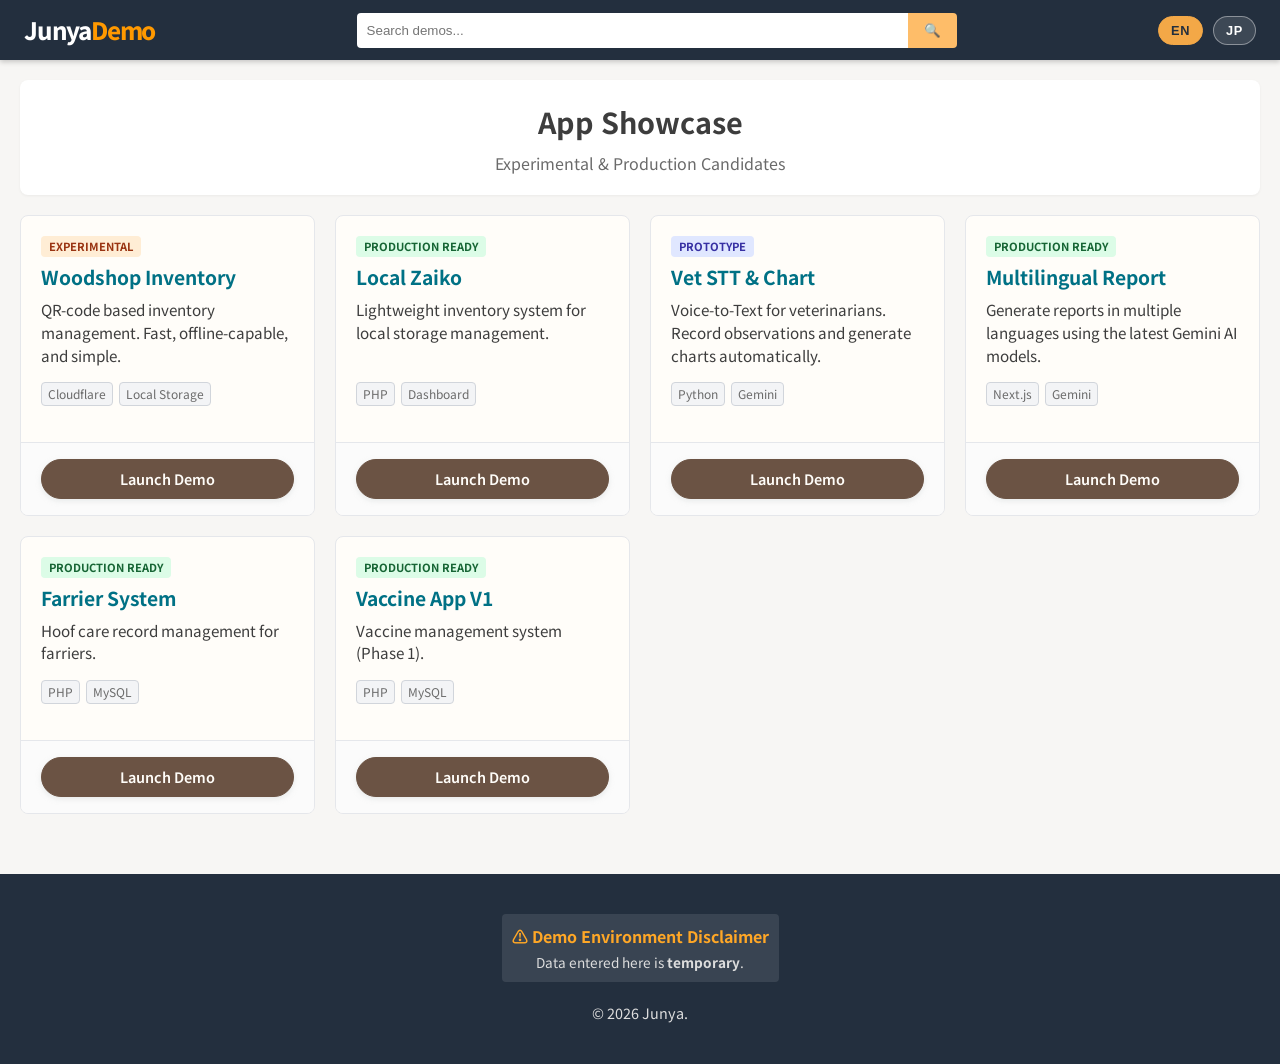
<file: index.html>
<!DOCTYPE html>
<html lang="en">

<head>
    <meta charset="UTF-8">
    <meta name="viewport" content="width=device-width, initial-scale=1.0">
    <title>Junya's Demo Hub</title>
    <link rel="preconnect" href="https://fonts.googleapis.com">
    <link rel="preconnect" href="https://fonts.gstatic.com" crossorigin>
    <link
        href="https://fonts.googleapis.com/css2?family=Inter:wght@300;400;600;800&family=Noto+Sans+JP:wght@400;500;700&display=swap"
        rel="stylesheet">
    <link rel="stylesheet" href="style.css">
    <meta name="description" content="A central hub for Hamagiku's experimental demo applications.">
</head>

<body>
    <header class="hub-header">
        <div class="header-left">
            <div class="logo">Junya<span>Demo</span></div>
        </div>

        <div class="search-bar">
            <input type="text" class="search-input" placeholder="Search demos...">
            <button class="search-btn">🔍</button>
        </div>

        <div class="header-right">
            <div class="lang-switch">
                <button class="lang-btn active" onclick="setLang('en')">EN</button>
                <button class="lang-btn" onclick="setLang('jp')">JP</button>
            </div>
        </div>
    </header>

    <div class="container">
        <div class="hero-banner">
            <h1 data-i18n="title">App Showcase</h1>
            <p data-i18n="subtitle">Experimental & Production Candidates</p>
        </div>

        <main class="grid">
            <!-- App 2: Woodshop Inventory -->
            <article class="card">
                <div class="card-content">
                    <div class="card-status status-exp" data-i18n="statusExp">Experimental</div>
                    <h2 data-i18n="app2Title">Woodshop Inventory</h2>
                    <p data-i18n="app2Desc">QR-code based inventory management. Fast, offline-capable, and simple.</p>
                    <div class="tags"><span>Cloudflare</span><span>Local Storage</span></div>
                </div>
                <div class="card-action">
                    <a href="https://woodshop-web-demo-585494330212.asia-northeast1.run.app" class="btn" target="_blank" data-i18n="btnLaunch">Launch Demo</a>
                </div>
            </article>

            <!-- App 6: Local Zaiko -->
            <article class="card">
                <div class="card-content">
                    <div class="card-status status-prod" data-i18n="statusProd">Production Ready</div>
                    <h2 data-i18n="app6Title">Local Zaiko</h2>
                    <p data-i18n="app6Desc">Lightweight inventory system for local storage management.</p>
                    <div class="tags"><span>PHP</span><span>Dashboard</span></div>
                </div>
                <div class="card-action">
                    <a href="https://local-zaiko-585494330212.asia-northeast1.run.app" class="btn" target="_blank" data-i18n="btnLaunch">Launch Demo</a>
                </div>
            </article>

            <!-- App 3: Vet STT -->
            <article class="card">
                <div class="card-content">
                    <div class="card-status status-proto" data-i18n="statusProto">Prototype</div>
                    <h2 data-i18n="app3Title">Vet STT & Chart</h2>
                    <p data-i18n="app3Desc">Voice-to-Text for veterinarians. Record observations and generate charts
                        automatically.</p>
                    <div class="tags"><span>Python</span><span>Gemini</span></div>
                </div>
                <div class="card-action">
                    <a href="https://ai-vet-frontend-demo-585494330212.asia-northeast1.run.app" class="btn" target="_blank" data-i18n="btnLaunch">Launch Demo</a>
                </div>
            </article>

            <!-- App 4: Multilingual Report -->
            <article class="card">
                <div class="card-content">
                    <div class="card-status status-prod" data-i18n="statusProd">Production Ready</div>
                    <h2 data-i18n="app4Title">Multilingual Report</h2>
                    <p data-i18n="app4Desc">Generate reports in multiple languages using the latest Gemini AI models.
                    </p>
                    <div class="tags"><span>Next.js</span><span>Gemini</span></div>
                </div>
                <div class="card-action">
                    <a href="https://multilingual-report-frontend-demo-585494330212.asia-northeast1.run.app/dashboard" class="btn" target="_blank" data-i18n="btnLaunch">Launch
                        Demo</a>
                </div>
            </article>

            <!-- App 5: Farrier System -->
            <article class="card">
                <div class="card-content">
                    <div class="card-status status-prod" data-i18n="statusProd">Production Ready</div>
                    <h2 data-i18n="app5Title">Farrier System</h2>
                    <p data-i18n="app5Desc">Hoof care record management for farriers.</p>
                    <div class="tags"><span>PHP</span><span>MySQL</span></div>
                </div>
                <div class="card-action">
                    <a href="https://farrier-system-585494330212.asia-northeast1.run.app" class="btn" target="_blank" data-i18n="btnLaunch">Launch Demo</a>
                </div>
            </article>

            <!-- App 7: Vaccine V1 -->
            <article class="card">
                <div class="card-content">
                    <div class="card-status status-prod" data-i18n="statusProd">Production Ready</div>
                    <h2 data-i18n="app7Title">Vaccine App V1</h2>
                    <p data-i18n="app7Desc">Vaccine management system (Phase 1).</p>
                    <div class="tags"><span>PHP</span><span>MySQL</span></div>
                </div>
                <div class="card-action">
                    <a href="https://vaccine-app-v1-585494330212.asia-northeast1.run.app" class="btn" target="_blank" data-i18n="btnLaunch">Launch Demo</a>
                </div>
            </article>
        </main>
    </div>

    <footer class="hub-footer">
        <div class="disclaimer">
            <h3 data-i18n="disclaimerTitle">⚠️ Demo Environment Disclaimer</h3>
            <p data-i18n="disclaimerText">Data entered here is <strong>temporary</strong>.</p>
        </div>
        <p class="copyright">&copy; 2026 Junya.</p>
    </footer>

    <script>
        const translations = {
            en: {
                title: "Junya Demo Hub",
                subtitle: "Central access for Junya's active prototypes.",
                statusProd: "Production Ready",
                statusProto: "Prototype",
                statusExp: "Experimental",
                btnLaunch: "Launch Demo",

                app2Title: "Woodshop Inventory",
                app2Desc: "QR-code based inventory management. Fast, offline-capable, and simple.",

                app6Title: "Local Zaiko",
                app6Desc: "Lightweight inventory system with Dashboard and Alerting.",

                app3Title: "Vet STT & Chart",
                app3Desc: "Voice-to-Text for veterinarians. Real-time summarization with Gemini API.",

                app4Title: "Multilingual Report",
                app4Desc: "Generate reports in multiple languages using the latest Gemini AI models.",

                app5Title: "Farrier System",
                app5Desc: "Hoof care record management for farriers.",

                app7Title: "Vaccine App V1",
                app7Desc: "Vaccine management system (Phase 1).",

                disclaimerTitle: "⚠️ Demo Environment Disclaimer",
                disclaimerText: "Data entered here is <strong>temporary</strong> and may be reset."
            },
            jp: {
                title: "Junya デモ・ハブ",
                subtitle: "Junyaの現在稼働中のプロトタイプへのアクセス。",
                statusProd: "本番稼働中",
                statusProto: "プロトタイプ",
                statusExp: "実験的機能",
                btnLaunch: "デモを起動",

                app2Title: "Woodshop Inventory",
                app2Desc: "QRコードを活用した在庫管理。高速かつオフライン対応でシンプル。",

                app6Title: "ローカル在庫 (Local Zaiko)",
                app6Desc: "ダッシュボードとアラート機能を備えた、軽量な在庫管理システム。",

                app3Title: "獣医音声カルテ (Vet STT)",
                app3Desc: "獣医師向け音声入力ツール。Gemini APIによるリアルタイム要約とカルテ作成。",

                app4Title: "多言語レポート作成",
                app4Desc: "最新のGeminiモデルを使用して、多言語でレポートを生成します。",

                app5Title: "装蹄師システム",
                app5Desc: "装蹄記録と顧客管理のシステム。",

                app7Title: "ワクチン管理 V1",
                app7Desc: "ワクチン管理システム（Phase 1）。",

                disclaimerTitle: "⚠️ デモ環境に関するご注意",
                disclaimerText: "入力されたデータは<strong>一時的なもの</strong>であり、リセットされる可能性があります。"
            }
        };

        function setLang(lang) {
            document.querySelectorAll('.lang-btn').forEach(b => {
                b.classList.toggle('active', b.textContent.toLowerCase() === lang || (lang === 'jp' && b.textContent === 'JP'));
            });

            const t = translations[lang];
            document.querySelectorAll('[data-i18n]').forEach(el => {
                const key = el.getAttribute('data-i18n');
                if (t[key]) {
                    el.innerHTML = t[key];
                }
            });

            document.documentElement.lang = lang;
        }
    </script>
</body>

</html>
</file>
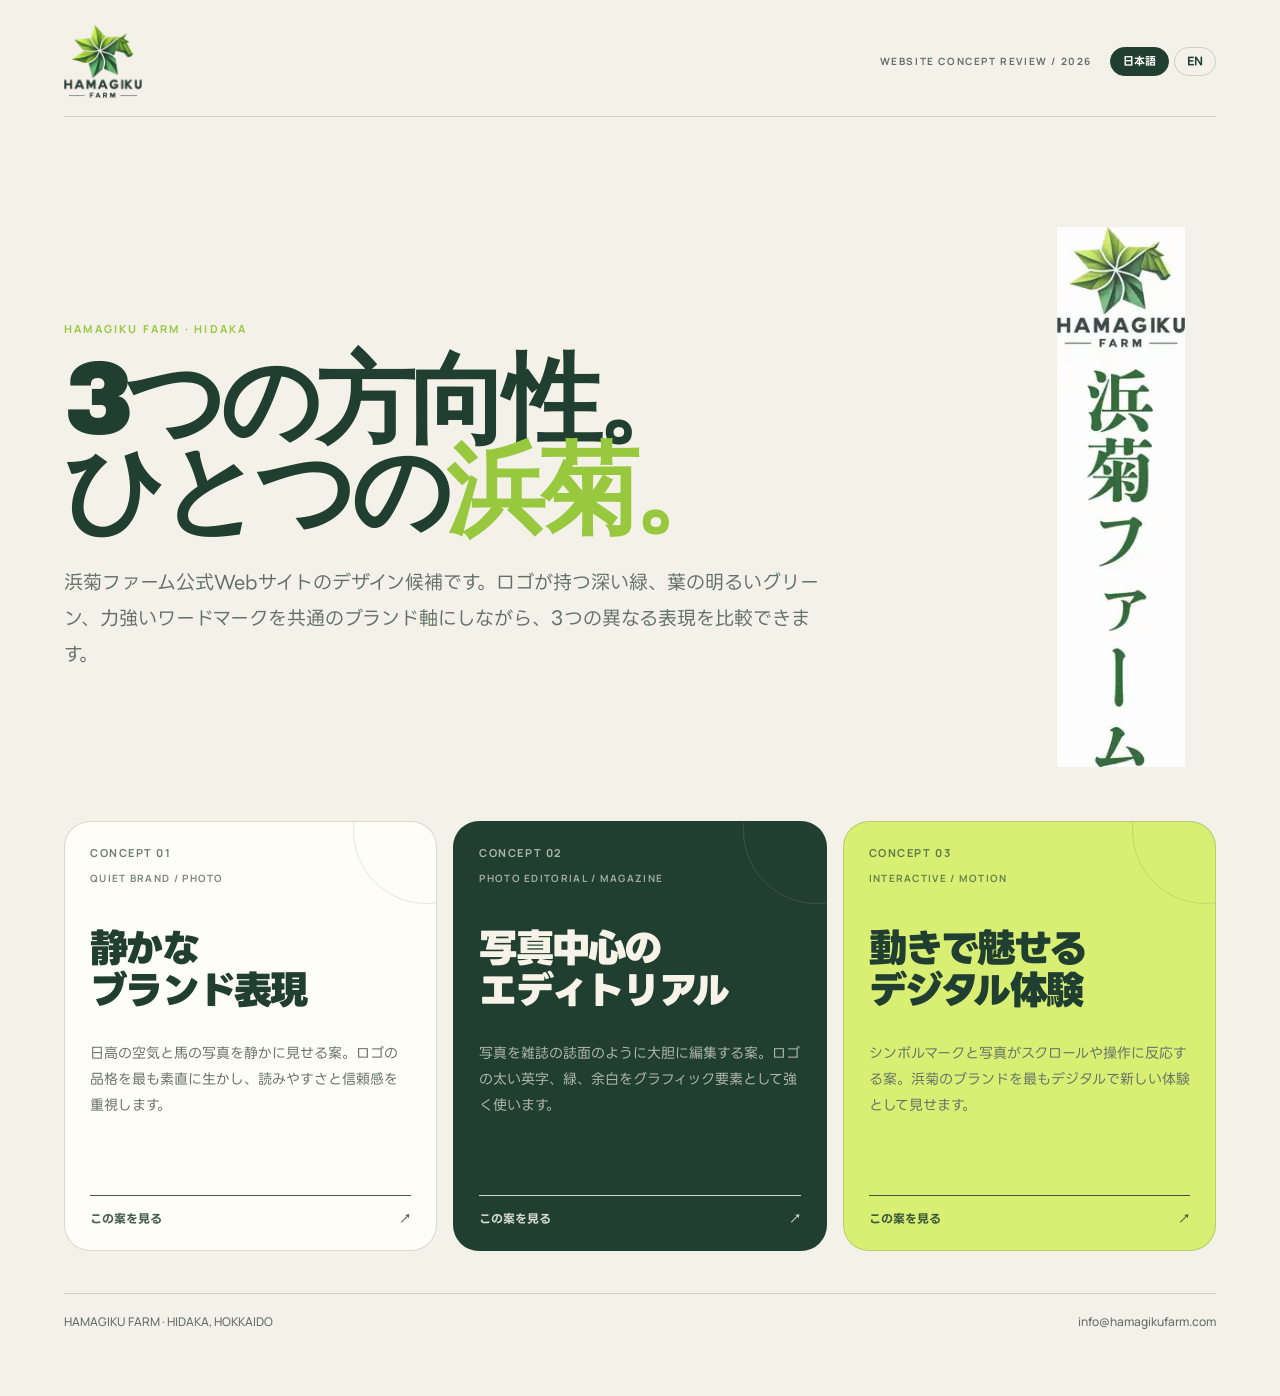
<file: hamagiku-demo/index.html>
<!doctype html>
<html lang="ja">
<head>
<meta charset="utf-8">
<meta name="viewport" content="width=device-width,initial-scale=1,viewport-fit=cover">
<title>浜菊ファーム — Website Concepts</title>
<link rel="icon" href="assets/hamagiku-symbol.webp?v=4">
<meta name="robots" content="noindex,nofollow">
<link rel="preconnect" href="https://fonts.googleapis.com"><link rel="preconnect" href="https://fonts.gstatic.com" crossorigin>
<link href="https://fonts.googleapis.com/css2?family=Archivo+Black&family=LINE+Seed+JP:wght@400;700;800&family=Manrope:wght@400;500;600;700&display=swap" rel="stylesheet">
<style>
:root{--forest:#203f30;--leaf:#97c83d;--lime:#d8ef74;--cream:#f4f1e8;--paper:#fffdf7;--line:rgba(32,63,48,.18);--muted:#647167;--display:"Archivo Black",sans-serif;--jp:"LINE Seed JP","Yu Gothic",sans-serif;--body:"Manrope",var(--jp)}
*{box-sizing:border-box}html,body{margin:0;background:var(--cream);color:var(--forest)}body{min-height:100vh;font-family:var(--jp);font-feature-settings:"palt" 1}.wrap{max-width:1340px;margin:auto;padding:24px clamp(18px,5vw,70px) 64px}.top{display:flex;justify-content:space-between;gap:20px;align-items:center;border-bottom:1px solid var(--line);padding-bottom:18px}.brand-logo{width:118px;height:74px;object-fit:contain;object-position:left center}.top-right{display:flex;align-items:center;gap:18px}.tag{font:700 10px/1.3 var(--body);letter-spacing:.16em;color:var(--muted)}.lang{display:flex;gap:5px}.lang a{border:1px solid var(--line);color:var(--forest);border-radius:999px;padding:8px 12px;font:700 11px/1 var(--jp);text-decoration:none}.lang a.on{background:var(--forest);color:#fff;border-color:var(--forest)}.hero{position:relative;display:grid;grid-template-columns:minmax(0,1fr) 190px;gap:clamp(28px,6vw,90px);align-items:center;padding:clamp(54px,9vw,110px) 0 54px;overflow:hidden}.eyebrow{font:700 11px/1.4 var(--body);letter-spacing:.2em;color:var(--leaf);margin-bottom:20px}.hero h1{font-family:var(--display);font-size:clamp(48px,7.7vw,106px);line-height:.91;letter-spacing:-.055em;margin:0;max-width:980px;color:var(--forest)}.hero h1 em{font-style:normal;color:var(--leaf)}.lead{max-width:760px;font-size:clamp(15px,1.7vw,19px);line-height:1.9;color:var(--muted);margin:28px 0 0}.jp-mark{height:min(52vw,540px);width:100%;object-fit:contain;opacity:.92;filter:saturate(.85)}.grid{display:grid;grid-template-columns:repeat(3,1fr);gap:16px}.card{display:flex;flex-direction:column;min-height:430px;border:1px solid var(--line);border-radius:26px;padding:25px;text-decoration:none;color:inherit;position:relative;overflow:hidden;transition:transform .25s ease,box-shadow .25s ease}.card:before{content:"";position:absolute;width:145px;height:145px;border:1px solid currentColor;border-radius:50%;right:-64px;top:-65px;opacity:.12}.card:hover{transform:translateY(-6px);box-shadow:0 22px 48px rgba(32,63,48,.13)}.num{font:700 11px/1 var(--body);letter-spacing:.14em;opacity:.66}.type{margin-top:14px;font:700 10px/1.2 var(--body);letter-spacing:.13em;opacity:.6}.card h2{font-family:var(--jp);font-weight:800;font-size:clamp(29px,3vw,44px);line-height:1.1;letter-spacing:-.045em;margin:42px 0 16px}.card p{line-height:1.85;color:var(--muted);font-size:14px;max-width:32em}.open{margin-top:auto;border-top:1px solid currentColor;padding-top:17px;display:flex;justify-content:space-between;font:700 12px/1 var(--jp);opacity:.85}.a{background:var(--paper)}.b{background:var(--forest);color:#f7f3e9}.b p{color:rgba(247,243,233,.68)}.c{background:var(--lime)}.foot{margin-top:42px;padding-top:18px;border-top:1px solid var(--line);font:500 12px/1.7 var(--body);color:var(--muted);display:flex;justify-content:space-between;gap:20px;flex-wrap:wrap}
@media(max-width:800px){.wrap{padding-top:18px}.top{align-items:flex-start}.brand-logo{width:94px;height:62px}.top-right{align-items:flex-end;flex-direction:column;gap:9px}.tag{display:none}.hero{grid-template-columns:1fr;padding-top:52px}.jp-mark{display:none}.hero h1{font-size:clamp(45px,14vw,73px);line-height:.96}.grid{grid-template-columns:1fr}.card{min-height:325px}}
</style></head>
<body><main class="wrap">
<div class="top"><img class="brand-logo" src="assets/hamagiku-logo.svg?v=4" alt="Hamagiku Farm"><div class="top-right"><div class="tag">WEBSITE CONCEPT REVIEW / 2026</div><div class="lang"><a class="on" href="index.html">日本語</a><a href="index-en.html">EN</a></div></div></div>
<section class="hero"><div><div class="eyebrow">HAMAGIKU FARM · HIDAKA</div><h1>3つの方向性。<br>ひとつの<em>浜菊。</em></h1><p class="lead">浜菊ファーム公式Webサイトのデザイン候補です。ロゴが持つ深い緑、葉の明るいグリーン、力強いワードマークを共通のブランド軸にしながら、3つの異なる表現を比較できます。</p></div><img class="jp-mark" src="assets/hamagiku-jp-v2.svg?v=1" alt="浜菊ファーム"></section>
<section class="grid">
<a class="card a" href="concept-a/index.html?lang=ja"><span class="num">CONCEPT 01</span><span class="type">QUIET BRAND / PHOTO</span><h2>静かな<br>ブランド表現</h2><p>日高の空気と馬の写真を静かに見せる案。ロゴの品格を最も素直に生かし、読みやすさと信頼感を重視します。</p><div class="open"><span>この案を見る</span><span>↗</span></div></a>
<a class="card b" href="concept-b/index.html?lang=ja"><span class="num">CONCEPT 02</span><span class="type">PHOTO EDITORIAL / MAGAZINE</span><h2>写真中心の<br>エディトリアル</h2><p>写真を雑誌の誌面のように大胆に編集する案。ロゴの太い英字、緑、余白をグラフィック要素として強く使います。</p><div class="open"><span>この案を見る</span><span>↗</span></div></a>
<a class="card c" href="concept-c/index.html?lang=ja"><span class="num">CONCEPT 03</span><span class="type">INTERACTIVE / MOTION</span><h2>動きで魅せる<br>デジタル体験</h2><p>シンボルマークと写真がスクロールや操作に反応する案。浜菊のブランドを最もデジタルで新しい体験として見せます。</p><div class="open"><span>この案を見る</span><span>↗</span></div></a>
</section>
<div class="foot"><span>HAMAGIKU FARM · HIDAKA, HOKKAIDO</span><span>info@hamagikufarm.com</span></div>
</main><script>document.querySelectorAll('img').forEach(img=>img.addEventListener('error',()=>{if(img.dataset.fb)return;img.dataset.fb='1';img.src='assets/hamagiku-symbol.webp?v=4';img.style.objectFit='contain';img.style.background='#fffdf7';img.style.padding='8px'}));</script></body></html>
</file>
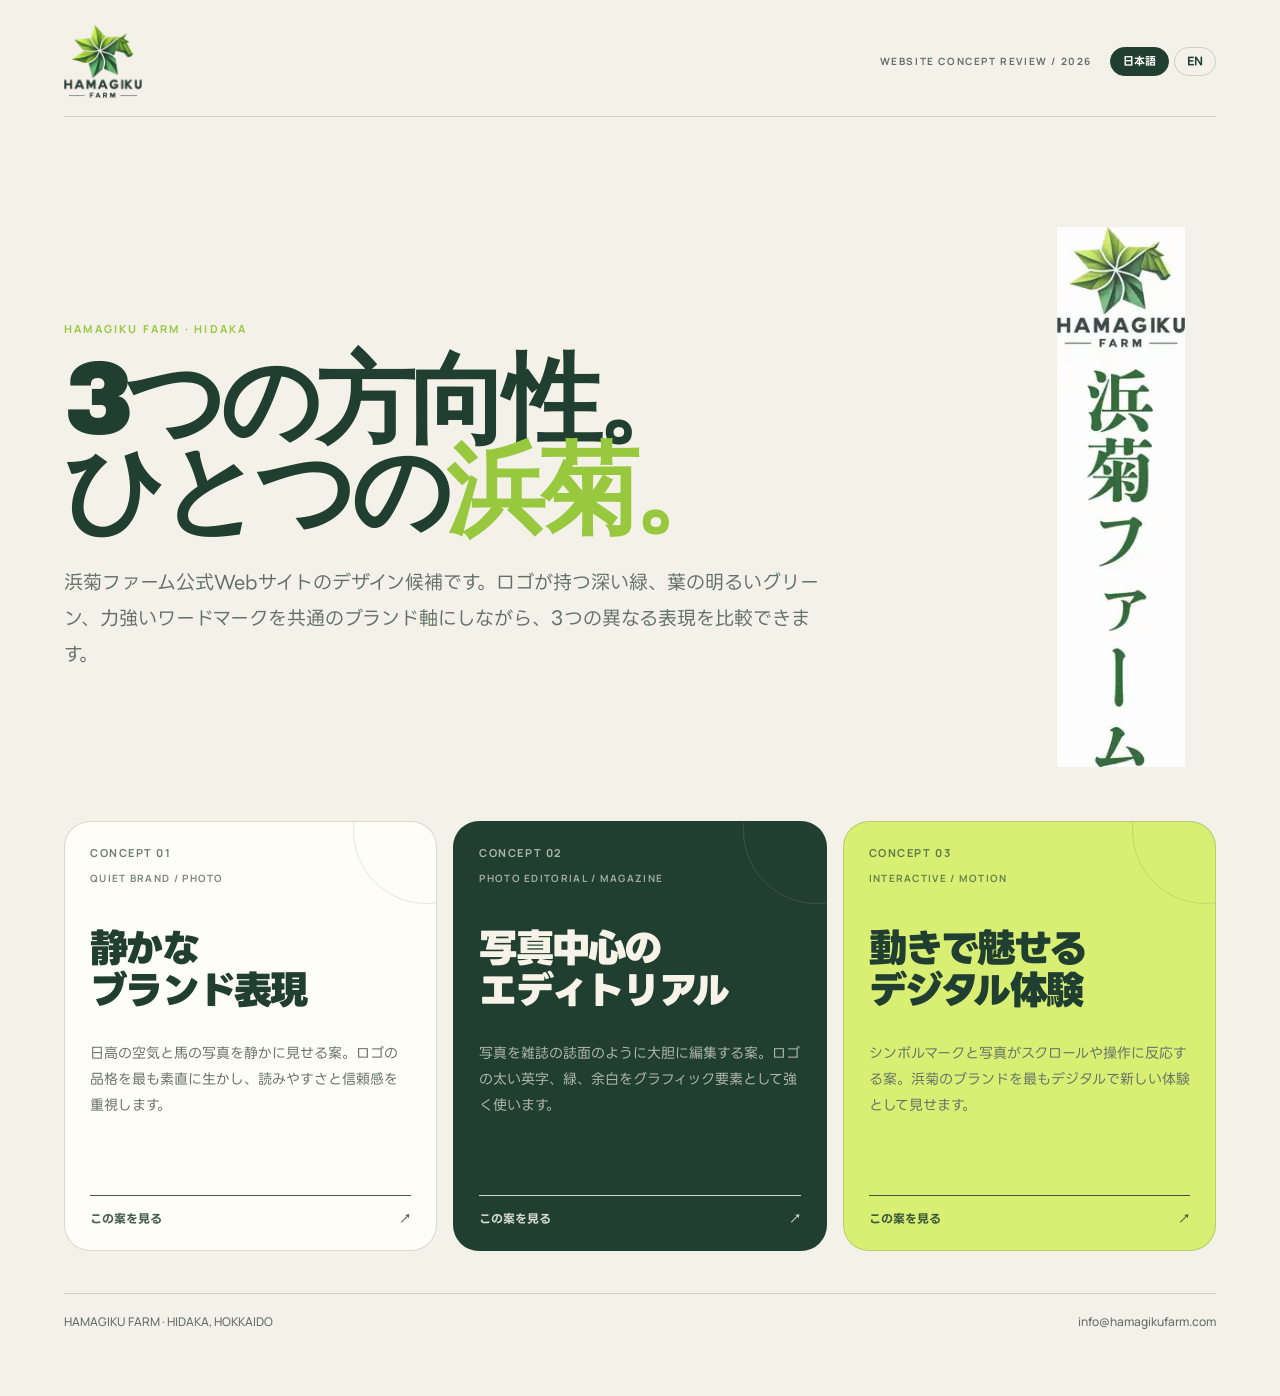
<file: hamagiku-showcase/index.html>
<!doctype html><html lang="ja"><head><meta charset="utf-8"><meta name="viewport" content="width=device-width,initial-scale=1"><meta http-equiv="refresh" content="0; url=../hamagiku-demo/"><link rel="canonical" href="../hamagiku-demo/"><meta name="robots" content="noindex,nofollow"><title>Hamagiku Farm</title><style>body{margin:0;min-height:100vh;display:grid;place-items:center;background:#203f30;color:#f4f1e8;font-family:system-ui,sans-serif}a{color:#d8ef74}</style></head><body><p>最新のHamagiku Farmデモへ移動します。<br><a href="../hamagiku-demo/">移動しない場合はこちら</a></p><script>location.replace('../hamagiku-demo/');</script></body></html>
</file>
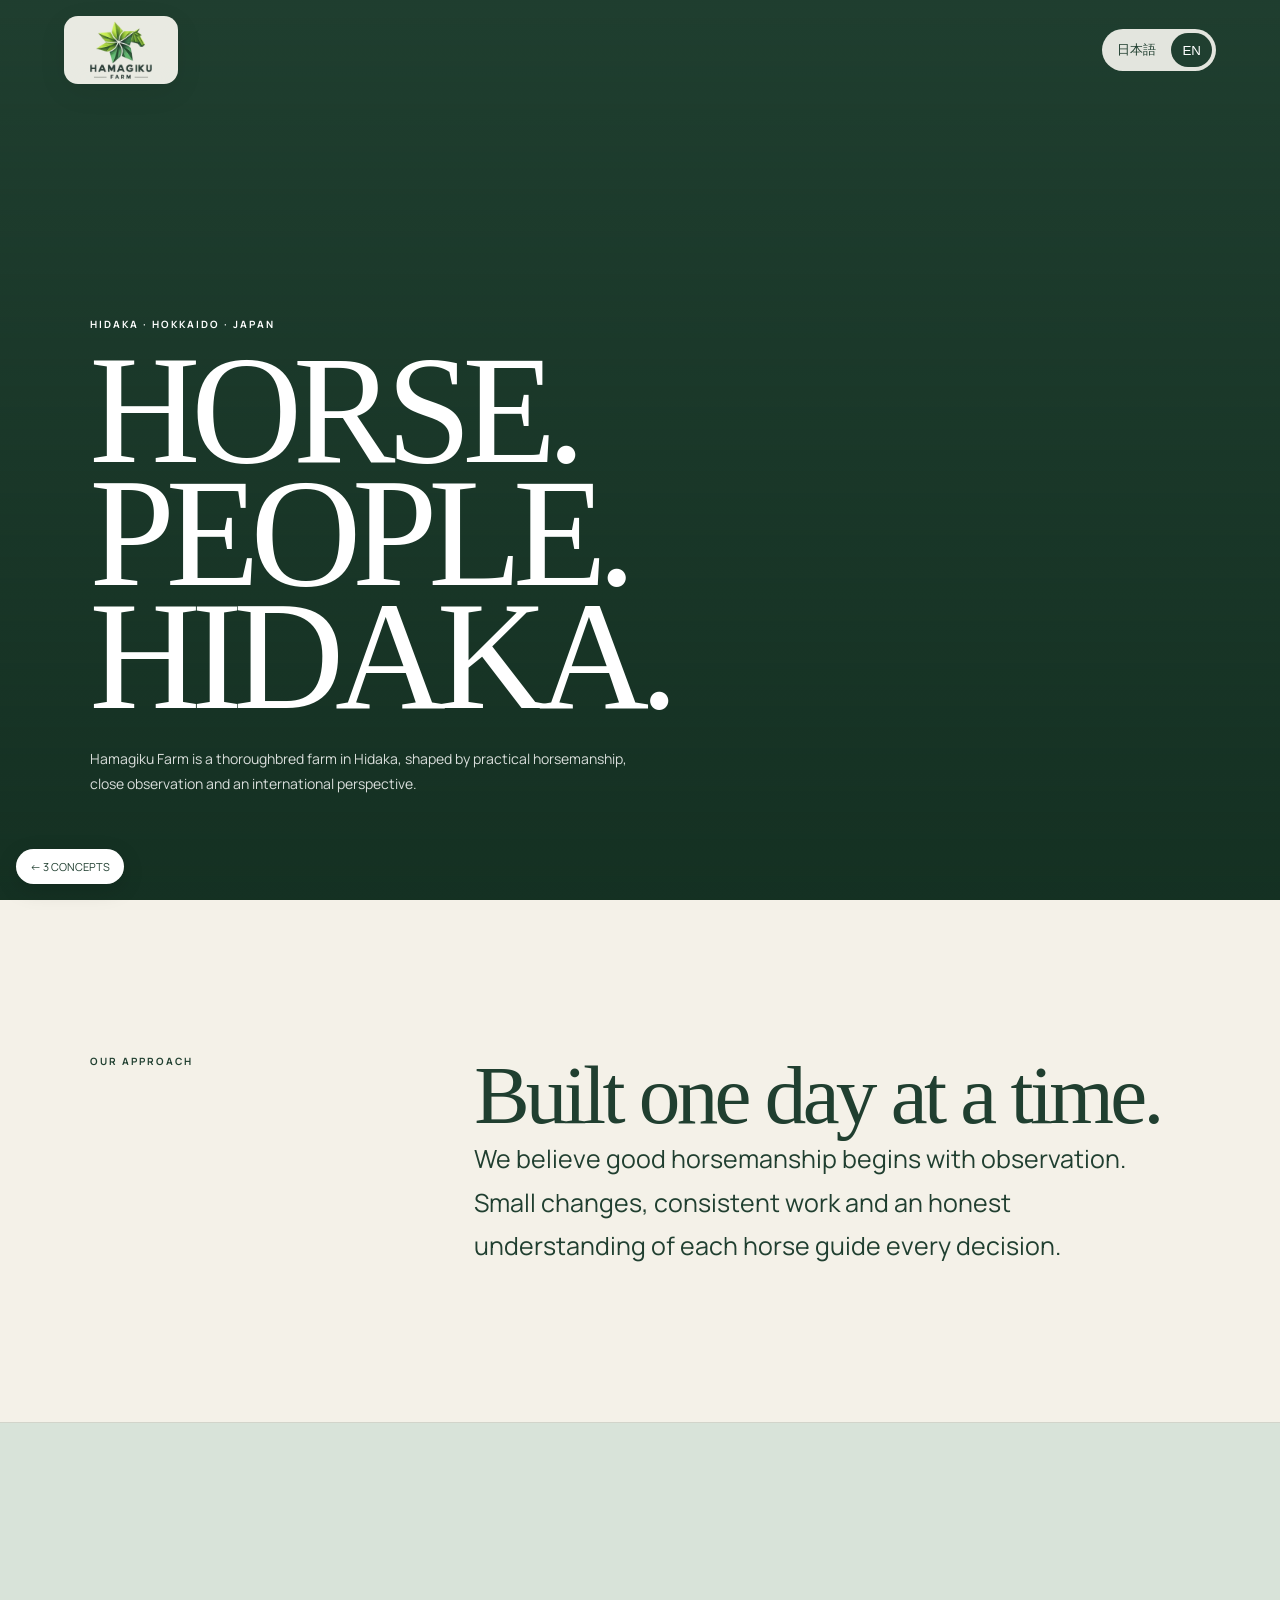
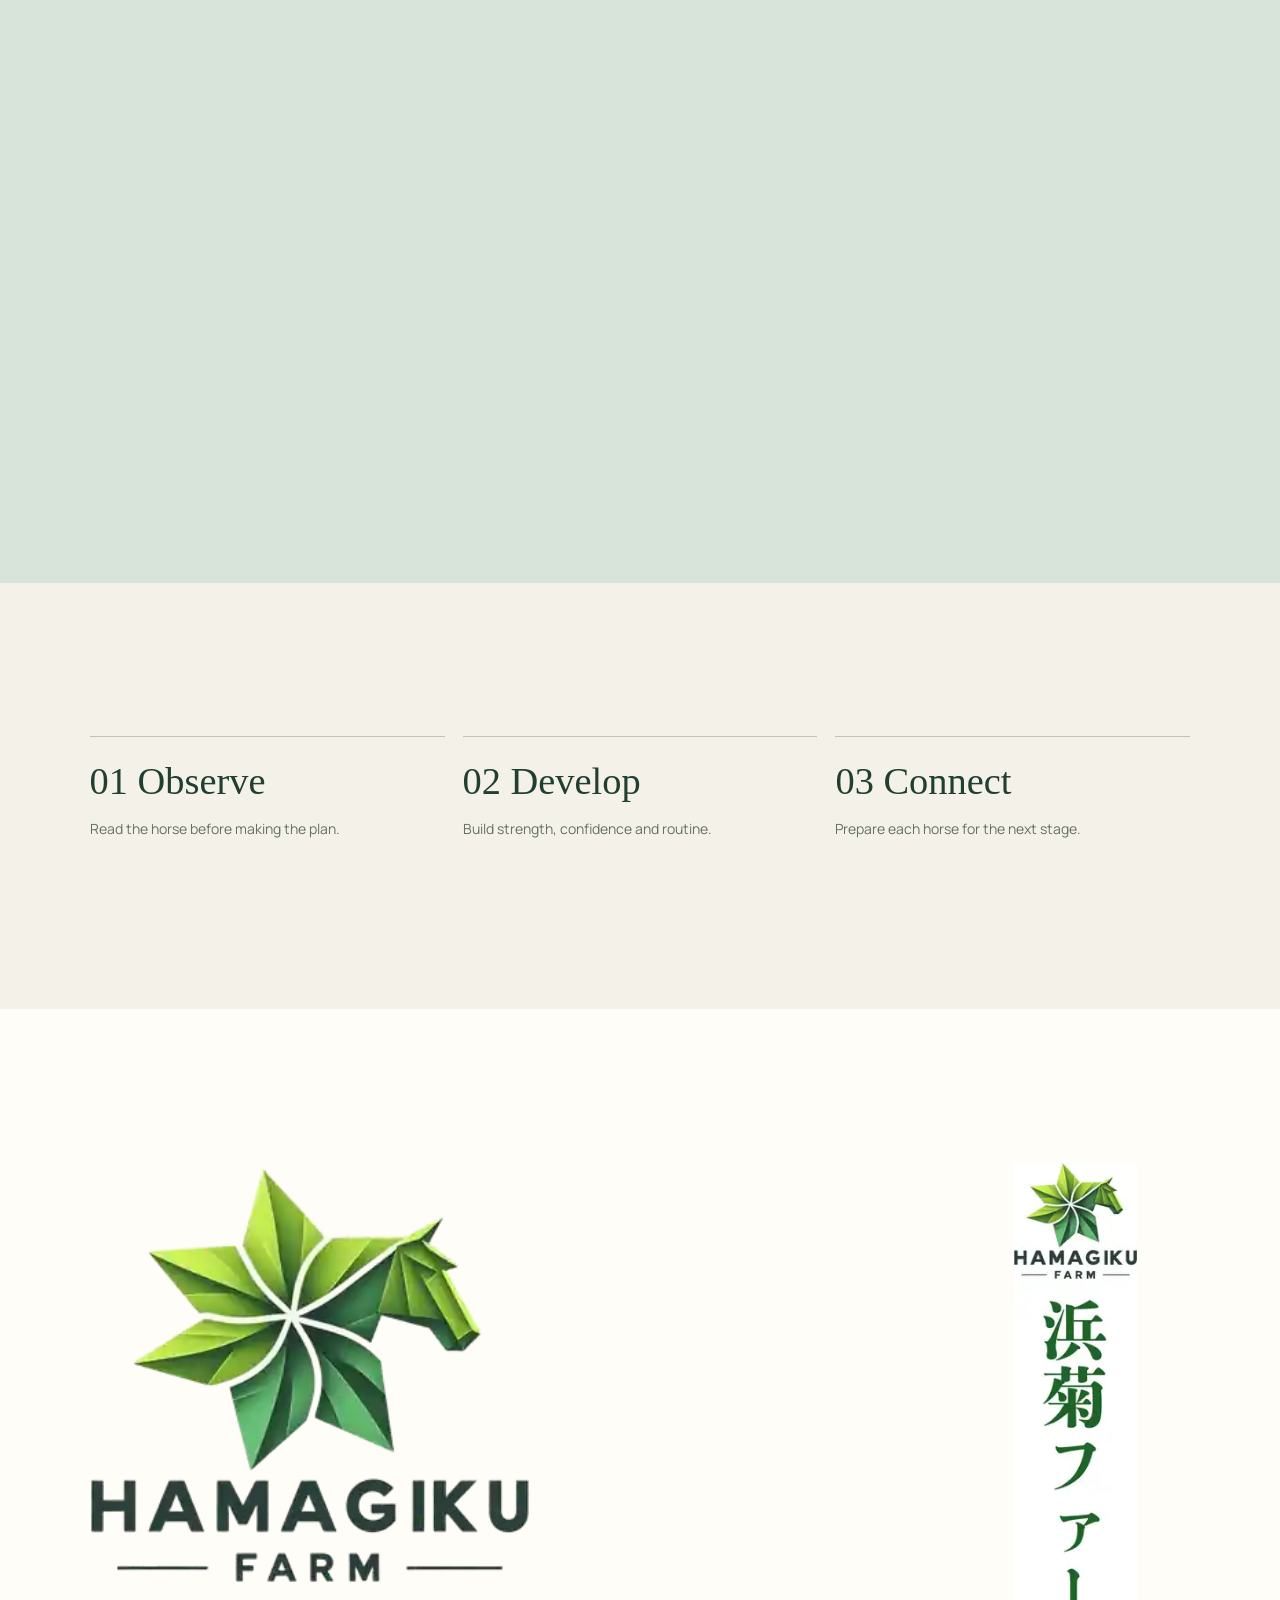
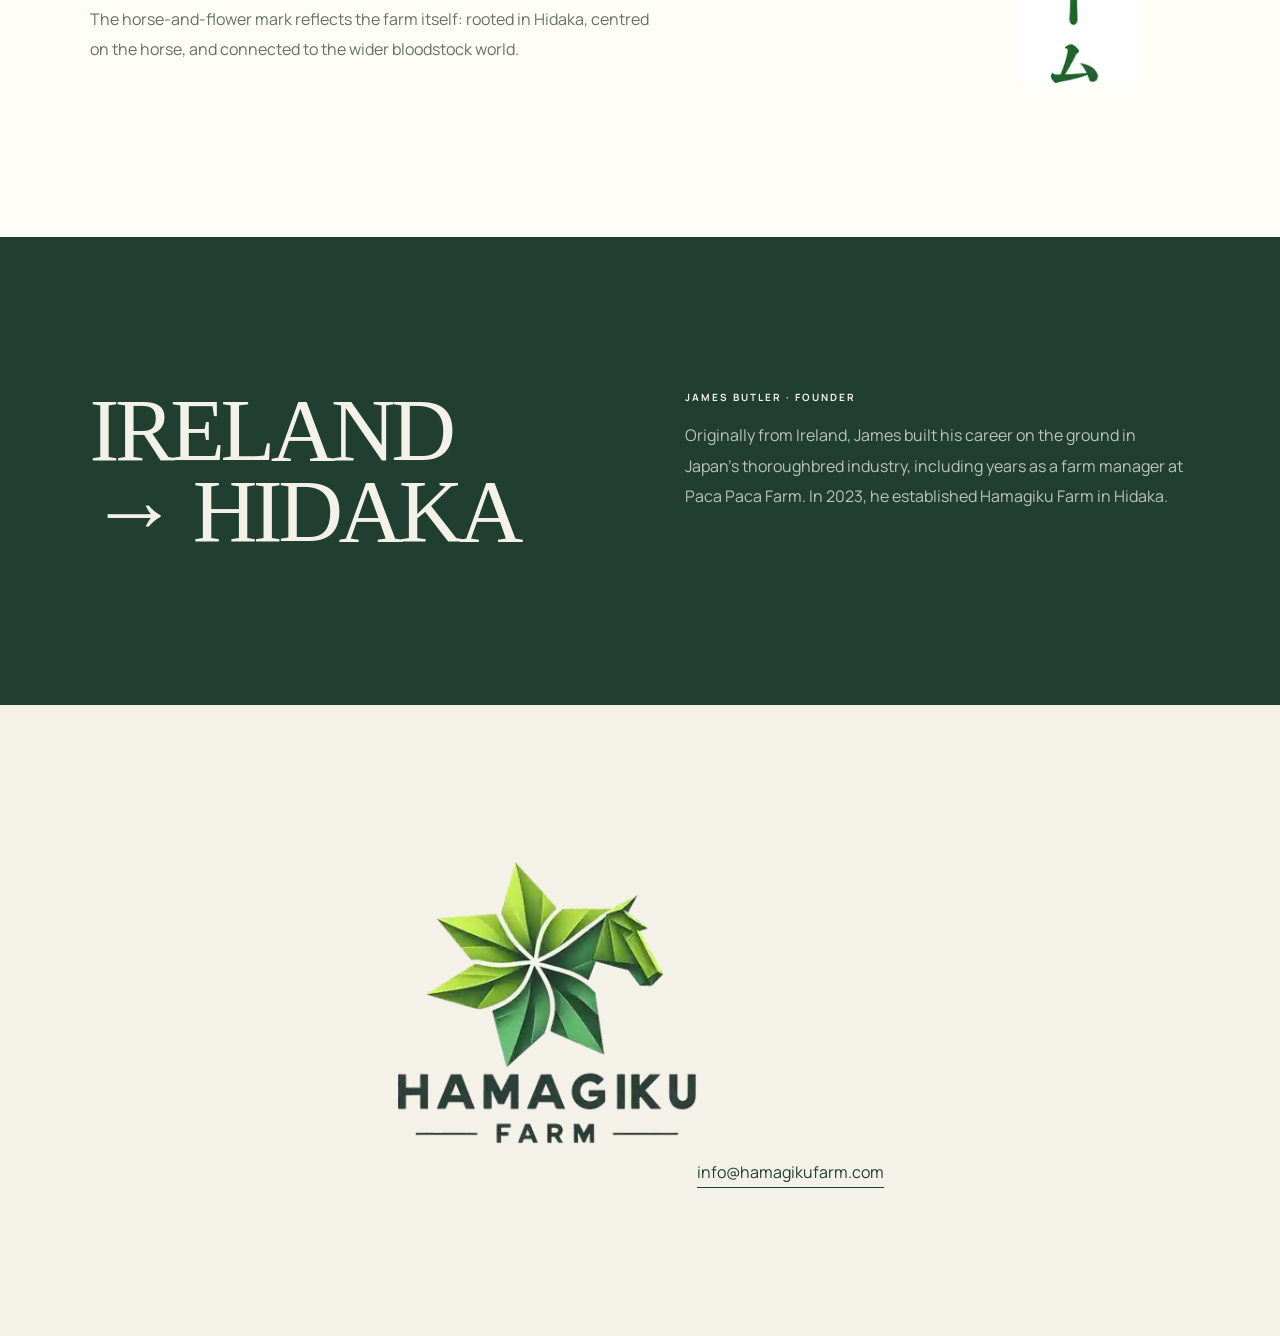
<file: hamagiku-demo/concept-a/index.html>
<!doctype html><html lang="ja"><head><meta charset="utf-8"><meta name="viewport" content="width=device-width,initial-scale=1,viewport-fit=cover"><meta name="robots" content="noindex,nofollow"><title>Hamagiku Farm — Quiet</title><link rel="icon" href="../assets/hamagiku-symbol.webp?v=4"><link rel="preconnect" href="https://fonts.googleapis.com"><link rel="preconnect" href="https://fonts.gstatic.com" crossorigin><link href="https://fonts.googleapis.com/css2?family=LINE+Seed+JP:wght@400;700;800&family=Manrope:wght@400;500;600;700&display=swap" rel="stylesheet"><style>*{box-sizing:border-box}html{scroll-behavior:smooth}body{margin:0;background:#f4f1e8;color:#203f30;font-family:"Manrope","LINE Seed JP","Yu Gothic",sans-serif}body[data-lang=ja]{font-family:"LINE Seed JP","Yu Gothic",sans-serif;font-feature-settings:"palt" 1}a{color:inherit;text-decoration:none}.nav{position:fixed;z-index:20;inset:0 0 auto;display:flex;justify-content:space-between;align-items:center;padding:16px clamp(18px,5vw,64px)}.logo-wrap{background:rgba(255,253,247,.9);backdrop-filter:blur(10px);border-radius:14px;padding:5px 10px;box-shadow:0 8px 30px #0001}.brand-logo{display:block;width:94px;height:58px;object-fit:contain}.lang{display:flex;gap:4px;background:rgba(255,253,247,.88);padding:4px;border-radius:999px}.lang button{border:0;background:transparent;color:#203f30;border-radius:999px;padding:8px 11px;font:700 10px/1 inherit}.lang button.on{background:#203f30;color:#fff}.hero{height:100svh;position:relative;display:flex;align-items:flex-end;overflow:hidden;background:#203f30;color:#fff}.hero:before{content:"";position:absolute;inset:-3%;background:linear-gradient(180deg,rgba(16,43,29,.04),rgba(16,43,29,.74)),url('https://images.unsplash.com/photo-1553284965-83fd3e82fa5a?auto=format&fit=crop&w=2000&q=84') center/cover;animation:breathe 12s ease-in-out infinite alternate}@keyframes breathe{to{transform:scale(1.045)}}.hero-in{position:relative;padding:130px clamp(18px,7vw,96px) clamp(42px,8vw,90px);width:100%}.eyebrow{font:700 10px/1.4 "Manrope",sans-serif;letter-spacing:.2em;text-transform:uppercase}.hero h1{font-family:Georgia,"Times New Roman",serif;font-weight:400;font-size:clamp(62px,12vw,164px);line-height:.8;letter-spacing:-.06em;margin:18px 0 28px}.hero p{max-width:540px;line-height:1.8;font-size:14px;color:rgba(255,255,255,.84)}section{padding:clamp(80px,12vw,160px) clamp(18px,7vw,96px)}.intro{display:grid;grid-template-columns:.7fr 1.7fr;gap:7vw;border-bottom:1px solid rgba(32,63,48,.16)}.intro h2{font-family:Georgia,serif;font-weight:400;font-size:clamp(42px,6.5vw,90px);line-height:1;letter-spacing:-.045em;margin:0}.intro p{max-width:680px;font-size:clamp(17px,2vw,25px);line-height:1.75;margin:0}.photo{height:min(72vw,760px);background-color:#d8e3d9;background-image:url('https://images.unsplash.com/photo-1547581849-38ba650ad0de?auto=format&fit=crop&w=2000&q=84');background-position:center;background-size:cover}.values{display:grid;grid-template-columns:repeat(3,1fr);gap:18px}.value{border-top:1px solid rgba(32,63,48,.26);padding-top:22px}.value b{font-family:Georgia,serif;font-size:clamp(26px,3vw,42px);font-weight:400}.value p{color:#647167;line-height:1.75;font-size:14px}.founder{background:#203f30;color:#f4f1e8;display:grid;grid-template-columns:1fr 1fr;gap:7vw}.founder h2{font:400 clamp(44px,7vw,100px)/.9 Georgia,serif;letter-spacing:-.05em;margin:0}.founder p{line-height:1.9;color:rgba(244,241,232,.74)}.brand-break{background:#fffdf7;display:grid;grid-template-columns:1fr minmax(140px,230px);gap:8vw;align-items:center}.brand-break .official{max-width:440px;width:100%;height:auto;object-fit:contain}.brand-break .jp{width:100%;max-height:520px;object-fit:contain}.brand-break p{max-width:580px;color:#647167;line-height:1.9}.contact{text-align:center}.contact .official{width:min(300px,70vw);height:auto;margin:0 auto 34px;object-fit:contain}.contact a{border-bottom:1px solid currentColor;padding-bottom:4px}.back{position:fixed;z-index:30;left:16px;bottom:16px;background:#fff;color:#203f30;border-radius:999px;padding:10px 14px;font-size:11px;box-shadow:0 6px 22px #0002}body[data-lang=en] [data-ja],body[data-lang=ja] [data-en]{display:none!important}@media(max-width:720px){.brand-logo{width:78px;height:48px}.intro,.founder,.brand-break{grid-template-columns:1fr}.brand-break .jp{display:none}.values{grid-template-columns:1fr}.hero h1{font-size:clamp(58px,20vw,92px)}.photo{height:76svh}}</style></head><body data-lang="ja"><div class="nav"><div class="logo-wrap"><img class="brand-logo" src="../assets/hamagiku-logo.svg?v=4" alt="Hamagiku Farm"></div><div class="lang"><button type="button" data-l="ja" class="on">日本語</button><button type="button" data-l="en">EN</button></div></div><a class="back" href="../">← 3 CONCEPTS</a><header class="hero"><div class="hero-in"><div class="eyebrow">HIDAKA · HOKKAIDO · JAPAN</div><h1 data-en>HORSE.<br>PEOPLE.<br>HIDAKA.</h1><h1 data-ja>馬と、<br>人と、<br>日高で。</h1><p data-en>Hamagiku Farm is a thoroughbred farm in Hidaka, shaped by practical horsemanship, close observation and an international perspective.</p><p data-ja>浜菊ファームは北海道・日高のサラブレッドファーム。馬をよく見て、一頭一頭に向き合い、次の一歩へつなげます。</p></div></header><section class="intro"><div class="eyebrow">OUR APPROACH</div><div><h2 data-en>Built one day at a time.</h2><h2 data-ja>良い馬づくりは、<br>一日一日の積み重ね。</h2><p data-en>We believe good horsemanship begins with observation. Small changes, consistent work and an honest understanding of each horse guide every decision.</p><p data-ja>良い馬づくりの出発点は、まず「見る」こと。小さな変化を見逃さず、必要な仕事を丁寧に積み重ねる。その先に次のステージがあります。</p></div></section><div class="photo" role="img" aria-label="Horse at farm"></div><section class="values"><div class="value"><b>01 Observe</b><p data-en>Read the horse before making the plan.</p><p data-ja>まず馬を見る。計画はそのあとに。</p></div><div class="value"><b>02 Develop</b><p data-en>Build strength, confidence and routine.</p><p data-ja>体と心、日々のリズムを育てる。</p></div><div class="value"><b>03 Connect</b><p data-en>Prepare each horse for the next stage.</p><p data-ja>次の環境へ、より良い状態でつなぐ。</p></div></section><section class="brand-break"><div><img class="official" src="../assets/hamagiku-logo.svg?v=4" alt="Hamagiku Farm"><p data-ja>浜菊の葉と馬をひとつにしたシンボルを、牧場の姿勢そのものとして。馬を中心に、日高に根を張りながら世界へつながります。</p><p data-en>The horse-and-flower mark reflects the farm itself: rooted in Hidaka, centred on the horse, and connected to the wider bloodstock world.</p></div><img class="jp" src="../assets/hamagiku-jp-v2.svg?v=1" alt="浜菊ファーム"></section><section class="founder"><h2>IRELAND<br>→ HIDAKA</h2><div><div class="eyebrow">JAMES BUTLER · FOUNDER</div><p data-en>Originally from Ireland, James built his career on the ground in Japan's thoroughbred industry, including years as a farm manager at Paca Paca Farm. In 2023, he established Hamagiku Farm in Hidaka.</p><p data-ja>アイルランド出身。日本のサラブレッド産業の現場で経験を積み、パカパカファームで長年マネージャーを務めたのち、2023年に浜菊ファームを設立しました。</p></div></section><section class="contact"><img class="official" src="../assets/hamagiku-logo.svg?v=4" alt="Hamagiku Farm"><a href="mailto:info@hamagikufarm.com">info@hamagikufarm.com</a></section><script>const params=new URLSearchParams(location.search),requested=params.get('lang');let saved=null;try{saved=localStorage.getItem('hamagiku-lang')}catch(e){}const set=l=>{document.body.dataset.lang=l;document.documentElement.lang=l;document.querySelectorAll('[data-l]').forEach(b=>b.classList.toggle('on',b.dataset.l===l));try{localStorage.setItem('hamagiku-lang',l)}catch(e){}const back=document.querySelector('.back');if(back)back.href=l==='en'?'../index-en.html':'../index.html'};document.querySelectorAll('[data-l]').forEach(b=>b.onclick=()=>set(b.dataset.l));set((requested==='ja'||requested==='en')?requested:(saved||((navigator.language||'ja').toLowerCase().startsWith('ja')?'ja':'en')));document.querySelectorAll('img').forEach(img=>img.addEventListener('error',()=>{if(img.dataset.fb)return;img.dataset.fb='1';img.src='../assets/hamagiku-symbol.webp?v=4';img.style.objectFit='contain';img.style.background='#fffdf7';img.style.padding='8px'}));</script></body></html>
</file>
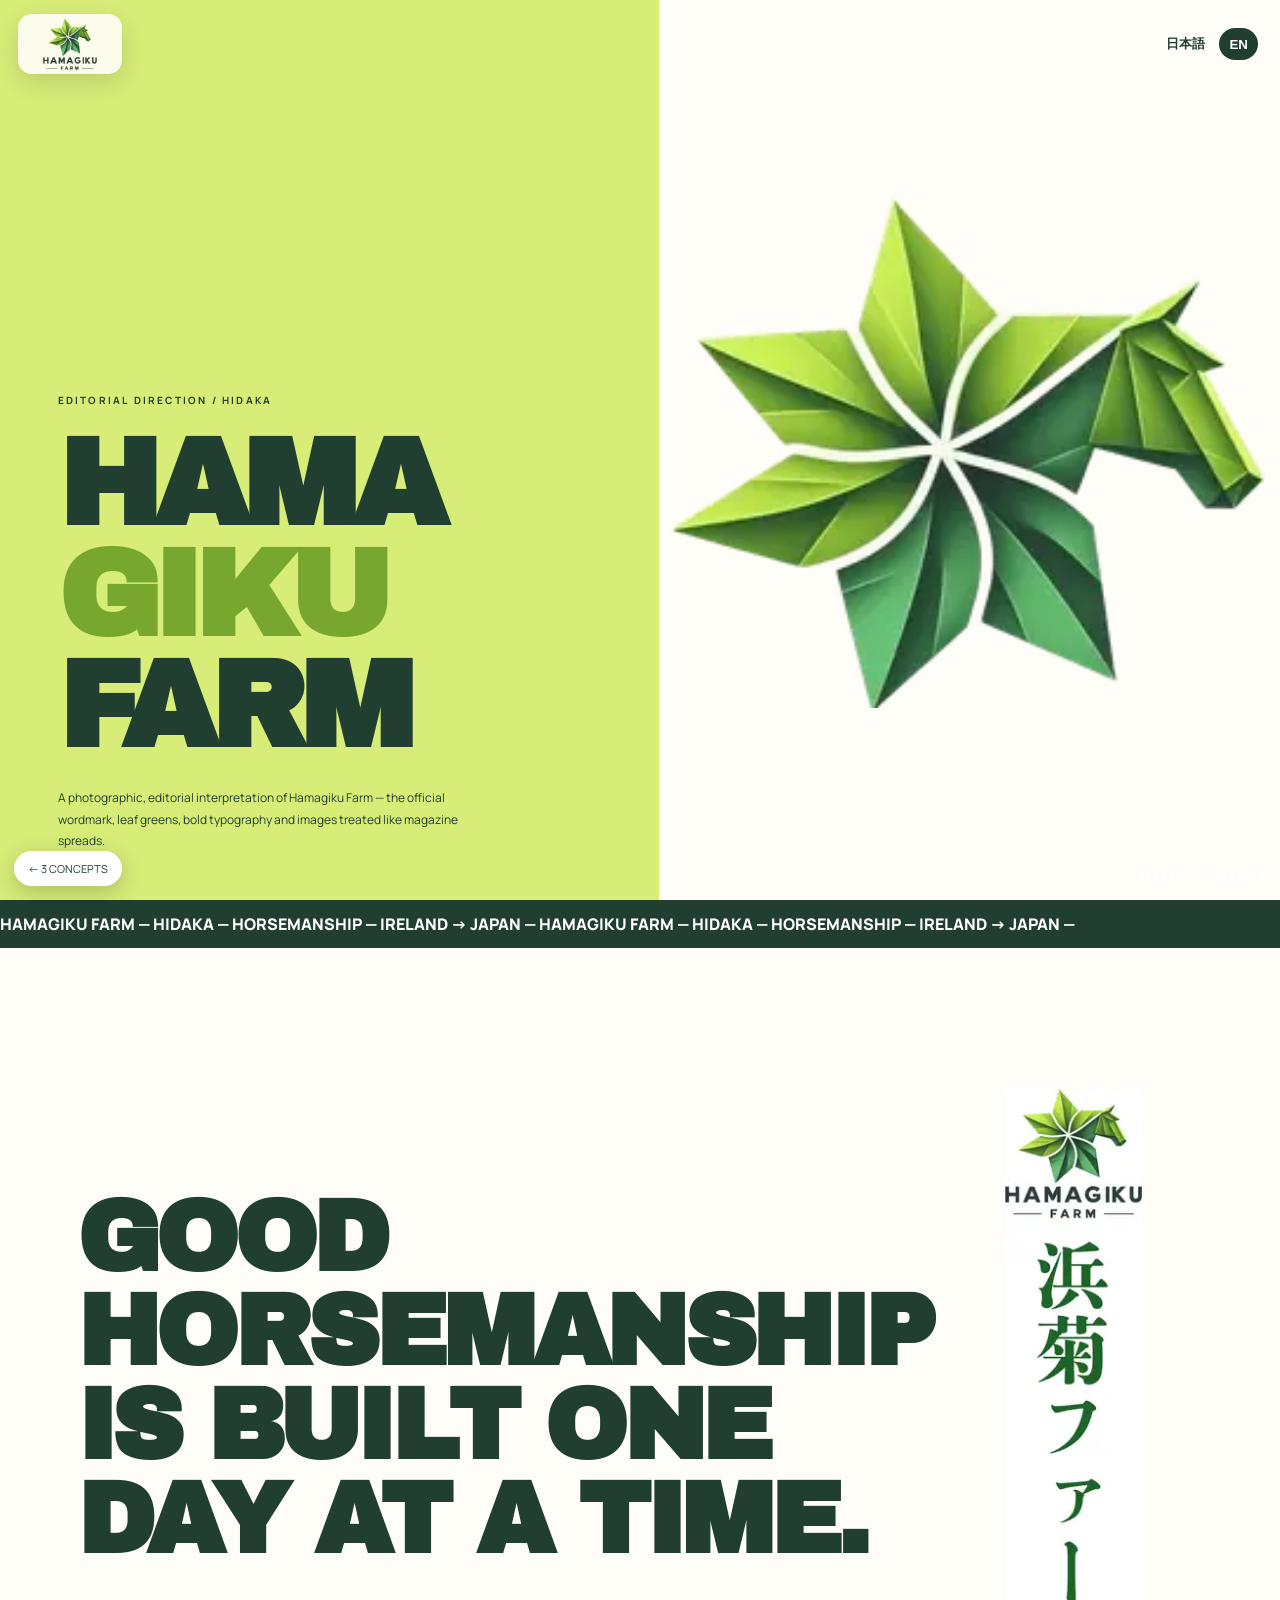
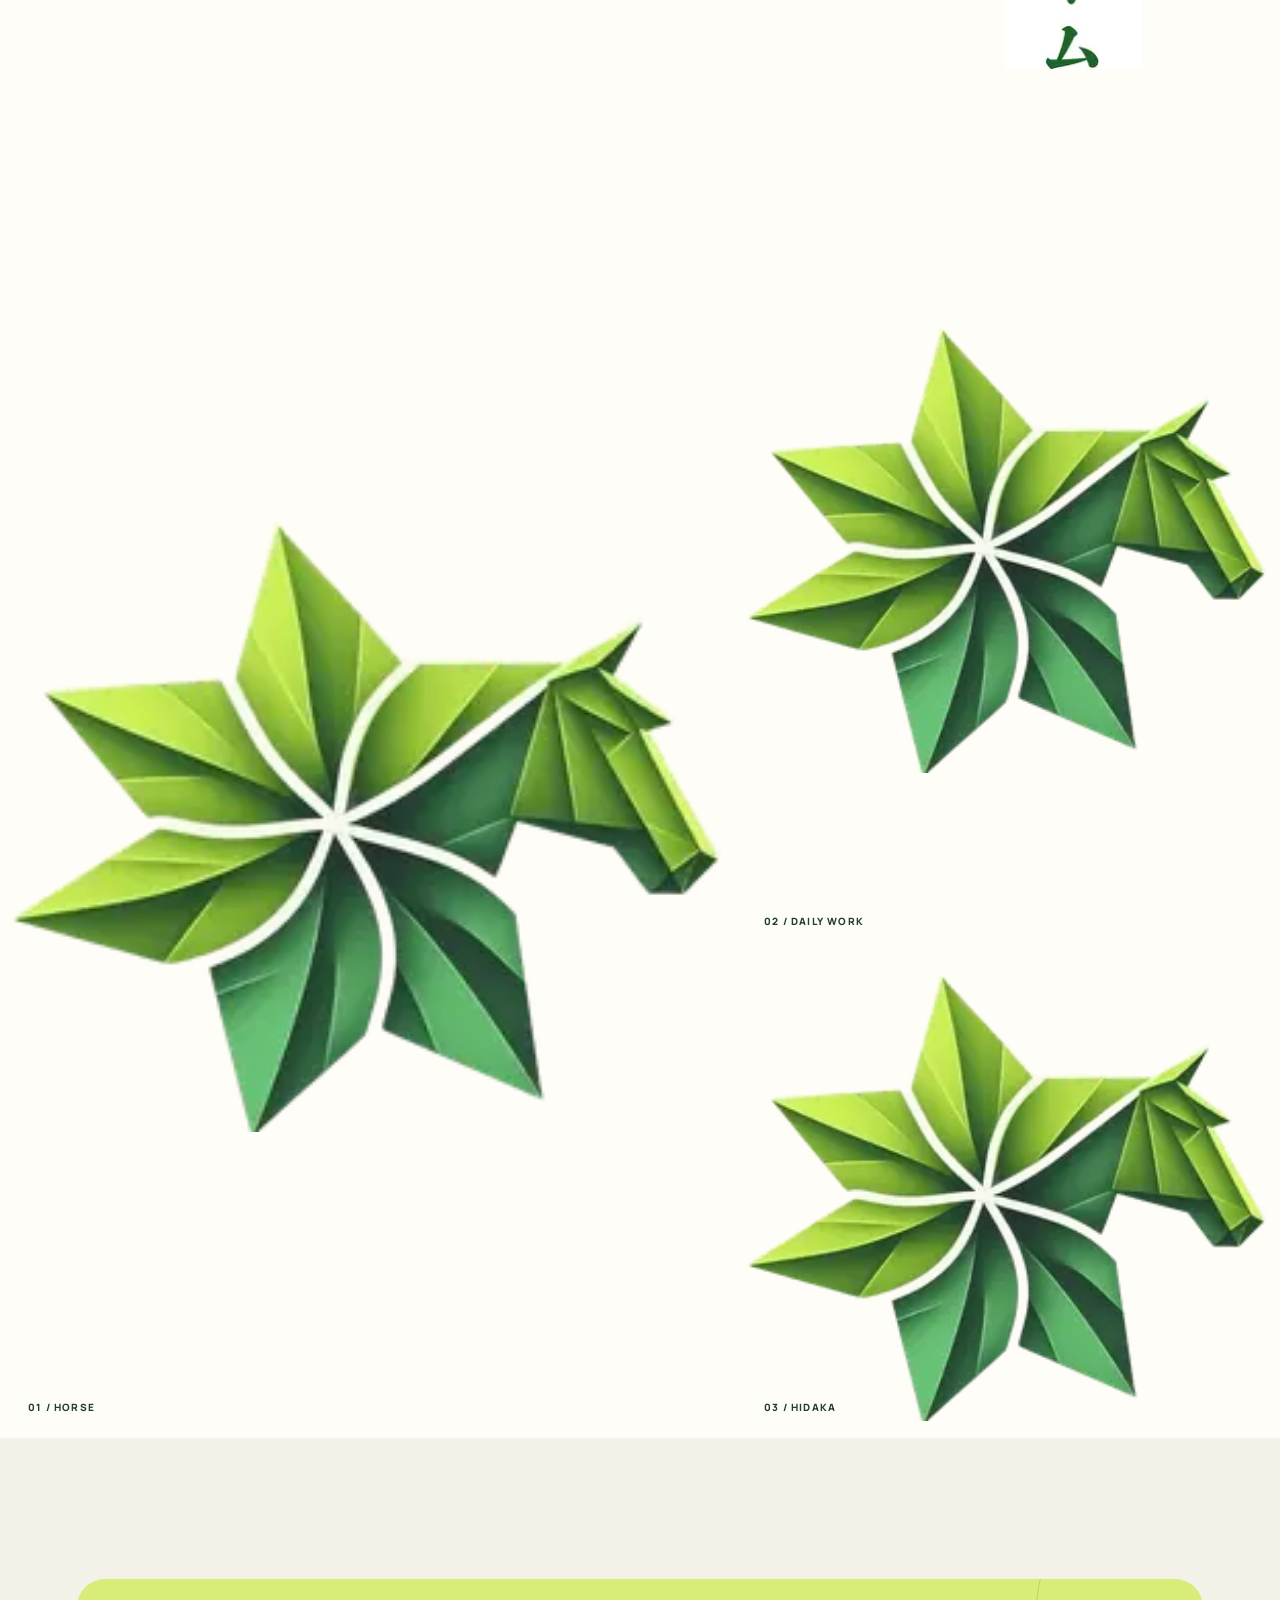
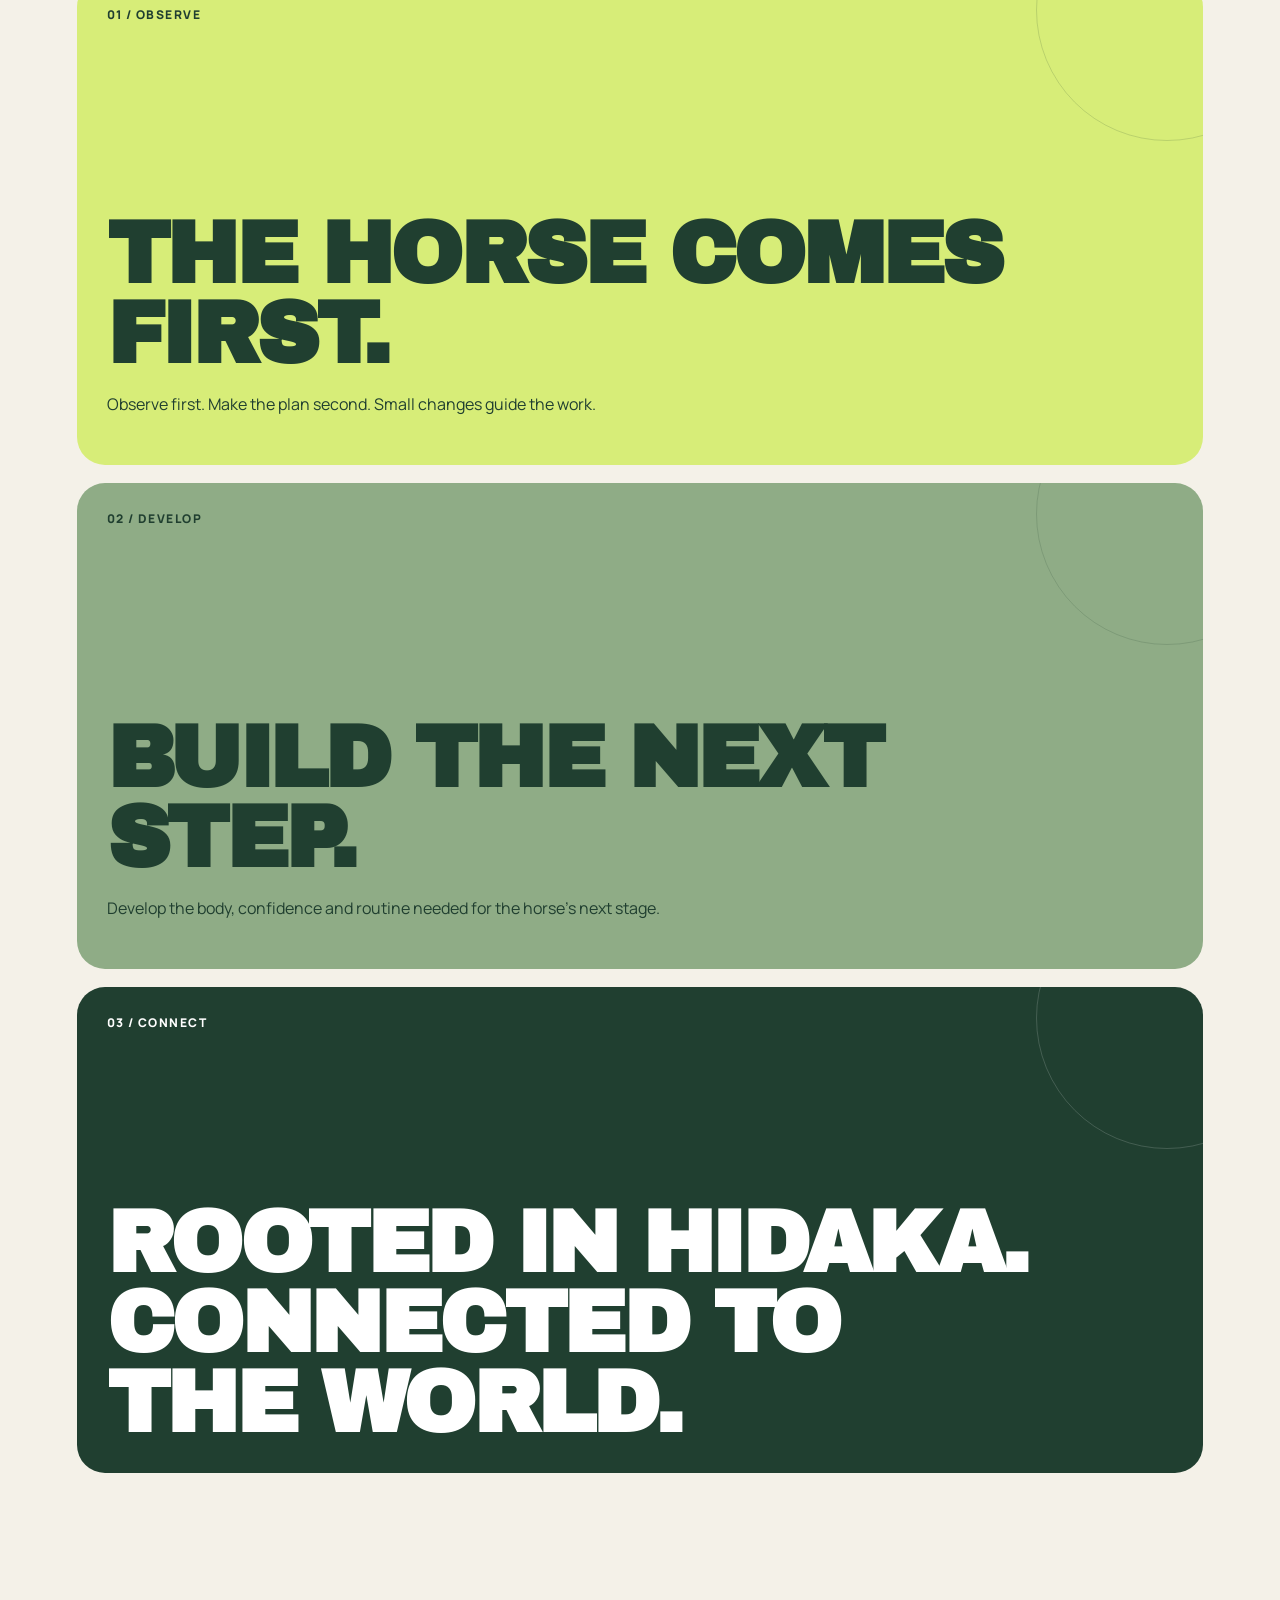
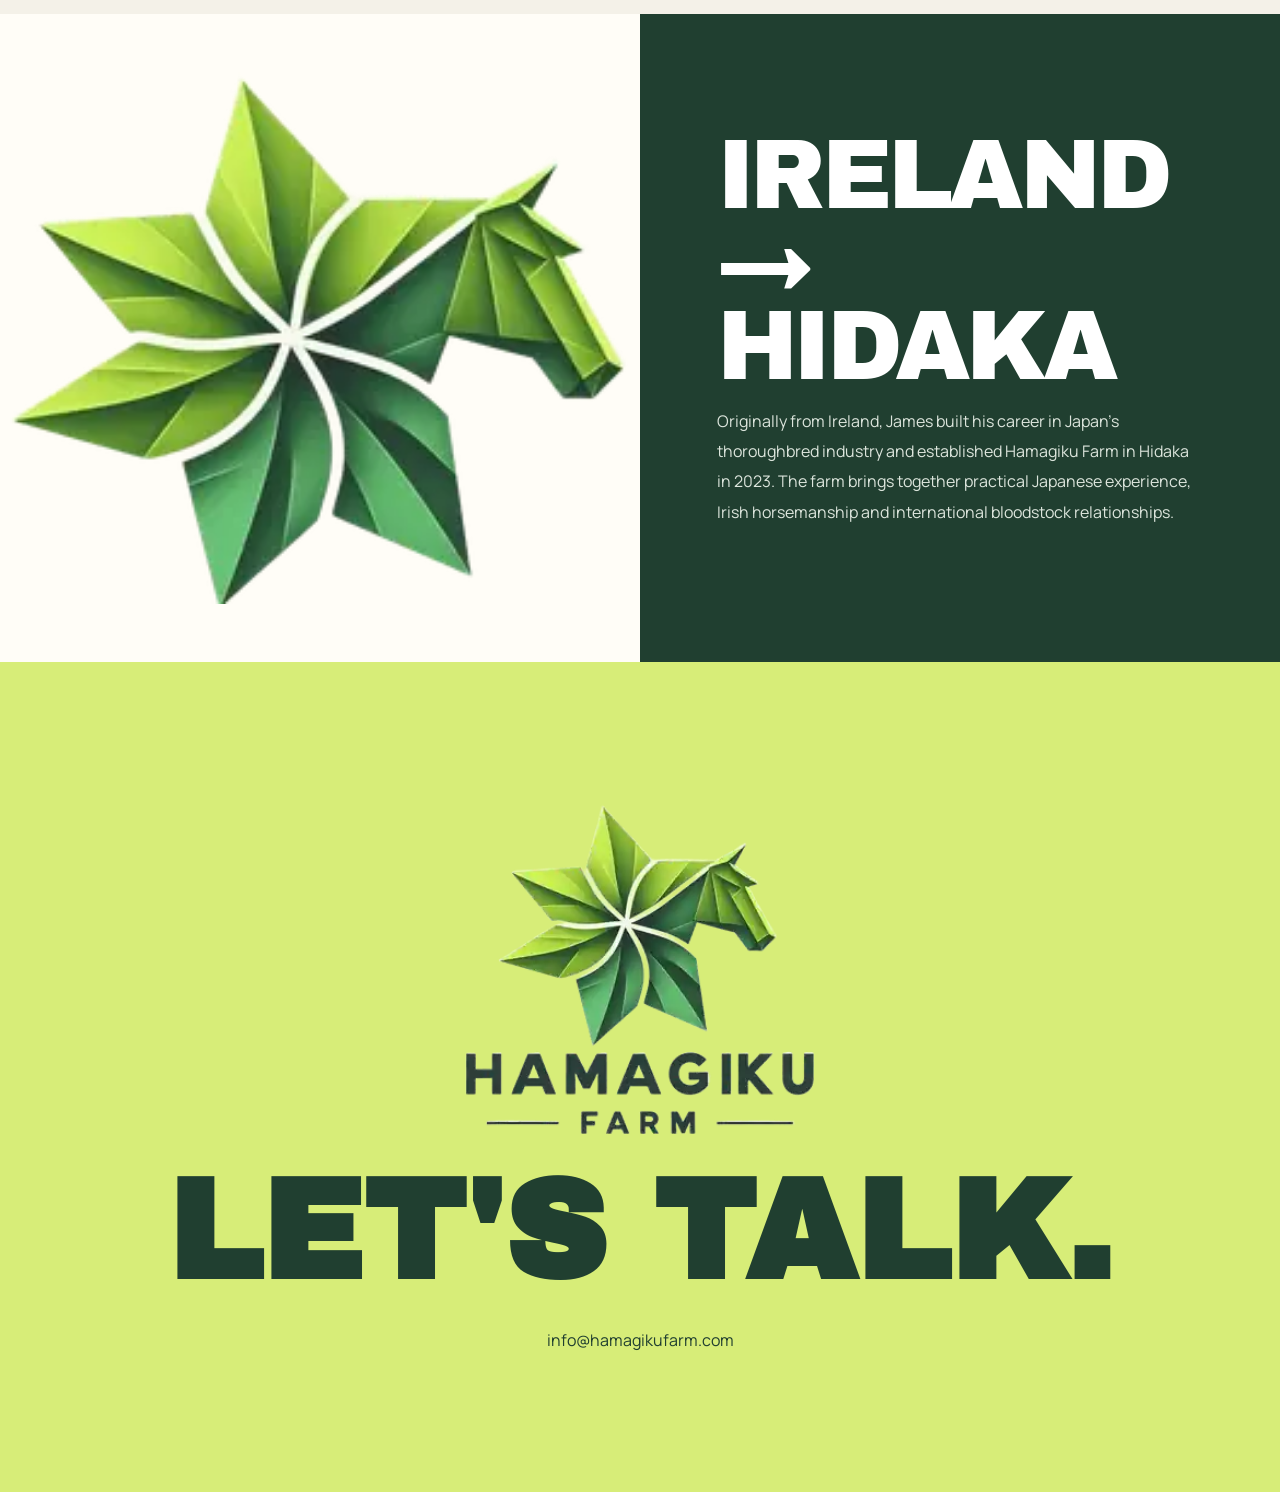
<file: hamagiku-demo/concept-b/index.html>
<!doctype html><html lang="ja"><head><meta charset="utf-8"><meta name="viewport" content="width=device-width,initial-scale=1,viewport-fit=cover"><meta name="robots" content="noindex,nofollow"><title>Hamagiku Farm — Editorial</title><link rel="icon" href="../assets/hamagiku-symbol.webp?v=4"><link rel="preconnect" href="https://fonts.googleapis.com"><link rel="preconnect" href="https://fonts.gstatic.com" crossorigin><link href="https://fonts.googleapis.com/css2?family=Archivo+Black&family=LINE+Seed+JP:wght@400;700;800&family=Manrope:wght@400;500;600;700&display=swap" rel="stylesheet"><style>*{box-sizing:border-box}html{scroll-behavior:smooth}body{margin:0;background:#f4f1e8;color:#203f30;font-family:"Manrope","LINE Seed JP",sans-serif}body[data-lang=ja]{font-family:"LINE Seed JP",sans-serif;font-feature-settings:"palt" 1}a{color:inherit;text-decoration:none}img{display:block;width:100%;height:100%;object-fit:cover}.top{position:fixed;z-index:40;left:0;right:0;top:0;display:flex;justify-content:space-between;align-items:center;padding:14px 18px}.brand-chip{background:rgba(255,253,247,.92);backdrop-filter:blur(10px);border-radius:14px;padding:4px 9px;box-shadow:0 8px 24px #0002}.brand-chip img{width:86px;height:52px;object-fit:contain}.lang{display:flex;gap:4px;background:rgba(255,253,247,.9);padding:4px;border-radius:999px}.lang button{border:0;background:transparent;color:#203f30;font-weight:800;padding:7px 10px;border-radius:999px}.lang button.on{background:#203f30;color:#fff}.back{position:fixed;z-index:50;left:14px;bottom:14px;background:#fff;color:#203f30;border-radius:999px;padding:10px 14px;font-size:11px;box-shadow:0 6px 22px #0003}.hero{min-height:100svh;display:grid;grid-template-columns:1.03fr .97fr;background:#d7ed78;overflow:hidden}.hero-copy{padding:125px clamp(22px,4.5vw,74px) 48px;display:flex;flex-direction:column;justify-content:flex-end;position:relative}.kicker{font:700 10px/1.4 "Manrope",sans-serif;letter-spacing:.22em;text-transform:uppercase;margin-bottom:22px}.hero h1{font-family:"Archivo Black",sans-serif;font-size:clamp(70px,9.6vw,174px);line-height:.9;letter-spacing:-.055em;margin:0;text-transform:uppercase;color:#203f30}.hero h1 span{color:#78a72f}.hero small{display:block;margin-top:26px;font-size:12px;line-height:1.8;max-width:36em}.hero-photo{position:relative;min-height:100svh;overflow:hidden;background:#b9c8bb}.hero-photo img{filter:saturate(.82) contrast(1.04);transform:scale(1.02)}.hero-photo:after{content:"HIDAKA / HOKKAIDO";position:absolute;right:14px;bottom:18px;color:#fff;font:900 10px/1 monospace;letter-spacing:.15em}.ticker{overflow:hidden;background:#203f30;color:#fff;padding:13px 0;font-weight:800;white-space:nowrap}.ticker div{display:inline-block;animation:marq 20s linear infinite}@keyframes marq{to{transform:translateX(-50%)}}section{padding:clamp(80px,11vw,150px) clamp(18px,6vw,84px)}.statement{background:#fffdf7;display:grid;grid-template-columns:minmax(0,1fr) minmax(140px,260px);gap:6vw;align-items:center}.statement h2{font-family:"Archivo Black","LINE Seed JP",sans-serif;font-size:clamp(46px,7.8vw,116px);line-height:.94;letter-spacing:-.045em;margin:0;max-width:1000px}.statement .jp-logo{height:min(55vw,580px);object-fit:contain}.editorial-grid{padding:0;display:grid;grid-template-columns:1.15fr .85fr;grid-template-rows:58vw 38vw;max-height:1500px}.ed-img{overflow:hidden;position:relative;background:#d4ddd4}.ed-img.one{grid-row:1/3}.ed-img.two img{object-position:center 38%}.ed-img.three img{object-position:center 52%}.label{position:absolute;left:18px;bottom:18px;background:#fffdf7;color:#203f30;padding:8px 10px;font:800 10px/1 "Manrope",sans-serif;letter-spacing:.12em}.cards{background:#f4f1e8;display:grid;gap:18px}.card{min-height:54svh;border-radius:28px;padding:30px;display:flex;flex-direction:column;justify-content:space-between;overflow:hidden;position:relative}.card:after{content:"";position:absolute;width:260px;height:260px;border-radius:50%;border:1px solid currentColor;right:-95px;top:-100px;opacity:.16}.c1{background:#d7ed78}.c2{background:#8fac86}.c3{background:#203f30;color:#fff}.card .n{font:800 12px/1 "Manrope",sans-serif;letter-spacing:.12em}.card h3{font-family:"Archivo Black","LINE Seed JP",sans-serif;font-size:clamp(42px,6.8vw,96px);line-height:.92;letter-spacing:-.04em;margin:0;max-width:920px}.card p{max-width:620px;line-height:1.8}.founder{background:#203f30;color:#fff;padding:0;display:grid;grid-template-columns:1fr 1fr}.founder-photo{min-height:72svh;background:#294b39}.founder-copy{padding:clamp(70px,9vw,130px) clamp(22px,6vw,80px);display:flex;flex-direction:column;justify-content:center}.founder .route{font-family:"Archivo Black",sans-serif;font-size:clamp(54px,7.6vw,120px);line-height:.88;letter-spacing:-.045em}.founder p{max-width:720px;line-height:1.9;color:#dce5dc}.contact{background:#d7ed78;color:#203f30;text-align:center}.contact .logo{width:min(350px,76vw);height:auto;margin:0 auto 36px;object-fit:contain}.contact h2{font-family:"Archivo Black",sans-serif;font-size:clamp(58px,11vw,150px);line-height:.88;margin:0 0 34px}body[data-lang=en] [data-ja],body[data-lang=ja] [data-en]{display:none!important}@media(max-width:800px){.hero{grid-template-columns:1fr;grid-template-rows:auto 54svh}.hero-copy{min-height:58svh;padding-top:105px}.hero-photo{min-height:54svh}.hero h1{font-size:clamp(60px,18vw,104px);line-height:.92}.statement{grid-template-columns:1fr}.statement .jp-logo{display:none}.editorial-grid{grid-template-columns:1fr 1fr;grid-template-rows:66svh 42svh}.ed-img.one{grid-column:1/3;grid-row:auto}.founder{grid-template-columns:1fr}.founder-photo{min-height:56svh}.card{min-height:58svh}}</style></head><body data-lang="ja"><div class="top"><div class="brand-chip"><img src="../assets/hamagiku-logo.svg?v=4" alt="Hamagiku Farm"></div><div class="lang"><button type="button" data-l="ja">日本語</button><button type="button" data-l="en">EN</button></div></div><a class="back" href="../">← 3 CONCEPTS</a><header class="hero"><div class="hero-copy"><div class="kicker">EDITORIAL DIRECTION / HIDAKA</div><h1>HAMA<br><span>GIKU</span><br>FARM</h1><small data-en>A photographic, editorial interpretation of Hamagiku Farm — the official wordmark, leaf greens, bold typography and images treated like magazine spreads.</small><small data-ja>浜菊のロゴ、深い緑と葉の明るいグリーンを軸に、写真を雑誌の誌面のように大胆に編集する案です。</small></div><div class="hero-photo"><img src="https://images.unsplash.com/photo-1553284965-83fd3e82fa5a?auto=format&fit=crop&w=1800&q=88" alt="Thoroughbred horse"></div></header><div class="ticker"><div>HAMAGIKU FARM — HIDAKA — HORSEMANSHIP — IRELAND → JAPAN — HAMAGIKU FARM — HIDAKA — HORSEMANSHIP — IRELAND → JAPAN — </div></div><section class="statement"><h2 data-en>GOOD HORSEMANSHIP IS BUILT ONE DAY AT A TIME.</h2><h2 data-ja>良い馬づくりは、<br>一日一日の積み重ね。</h2><img class="jp-logo" src="../assets/hamagiku-jp-v2.svg?v=1" alt="浜菊ファーム"></section><section class="editorial-grid"><div class="ed-img one"><img src="https://images.unsplash.com/photo-1547581849-38ba650ad0de?auto=format&fit=crop&w=1800&q=86" alt="Horse at farm"><div class="label">01 / HORSE</div></div><div class="ed-img two"><img src="https://images.unsplash.com/photo-1551884831-bbf3cdc6469e?auto=format&fit=crop&w=1400&q=86" alt="Horse detail"><div class="label">02 / DAILY WORK</div></div><div class="ed-img three"><img src="https://images.unsplash.com/photo-1553284965-83fd3e82fa5a?auto=format&fit=crop&w=1400&q=86" alt="Horse portrait"><div class="label">03 / HIDAKA</div></div></section><section class="cards"><article class="card c1"><div class="n">01 / OBSERVE</div><div><h3 data-en>THE HORSE COMES FIRST.</h3><h3 data-ja>主役は、<br>いつも馬。</h3><p data-en>Observe first. Make the plan second. Small changes guide the work.</p><p data-ja>まず馬を見る。小さな変化を捉え、必要な仕事を組み立てます。</p></div></article><article class="card c2"><div class="n">02 / DEVELOP</div><div><h3 data-en>BUILD THE NEXT STEP.</h3><h3 data-ja>次の一歩へ、<br>つなぐ。</h3><p data-en>Develop the body, confidence and routine needed for the horse's next stage.</p><p data-ja>体、心、日々のリズムを整え、次のステージへつなげます。</p></div></article><article class="card c3"><div class="n">03 / CONNECT</div><div><h3 data-en>ROOTED IN HIDAKA. CONNECTED TO THE WORLD.</h3><h3 data-ja>日高に根を張り、<br>世界とつながる。</h3></div></article></section><section class="founder"><div class="founder-photo"><img src="https://images.unsplash.com/photo-1551884831-bbf3cdc6469e?auto=format&fit=crop&w=1600&q=86" alt="Horse farm"></div><div class="founder-copy"><div class="route">IRELAND<br>→ HIDAKA</div><p data-en>Originally from Ireland, James built his career in Japan's thoroughbred industry and established Hamagiku Farm in Hidaka in 2023. The farm brings together practical Japanese experience, Irish horsemanship and international bloodstock relationships.</p><p data-ja>アイルランド出身のJames Butlerは、日本のサラブレッド産業の現場で経験を積み、2023年に日高で浜菊ファームを設立。日本で培った実務経験、アイルランドのホースマンシップ、世界のブラッドストックとのつながりを馬づくりに生かしています。</p></div></section><section class="contact"><img class="logo" src="../assets/hamagiku-logo.svg?v=4" alt="Hamagiku Farm"><h2>LET'S TALK.</h2><a href="mailto:info@hamagikufarm.com">info@hamagikufarm.com</a></section><script>const params=new URLSearchParams(location.search),requested=params.get('lang');let saved=null;try{saved=localStorage.getItem('hamagiku-lang')}catch(e){}const set=l=>{document.body.dataset.lang=l;document.documentElement.lang=l;document.querySelectorAll('[data-l]').forEach(b=>b.classList.toggle('on',b.dataset.l===l));try{localStorage.setItem('hamagiku-lang',l)}catch(e){}const back=document.querySelector('.back');if(back)back.href=l==='en'?'../index-en.html':'../index.html'};document.querySelectorAll('[data-l]').forEach(b=>b.onclick=()=>set(b.dataset.l));set((requested==='ja'||requested==='en')?requested:(saved||((navigator.language||'ja').toLowerCase().startsWith('ja')?'ja':'en')));document.querySelectorAll('img').forEach(img=>img.addEventListener('error',()=>{if(img.dataset.fb)return;img.dataset.fb='1';img.src='../assets/hamagiku-symbol.webp?v=4';img.style.objectFit='contain';img.style.background='#fffdf7';img.style.padding='10px';img.style.transform='none';img.style.filter='none'}));</script></body></html>
</file>
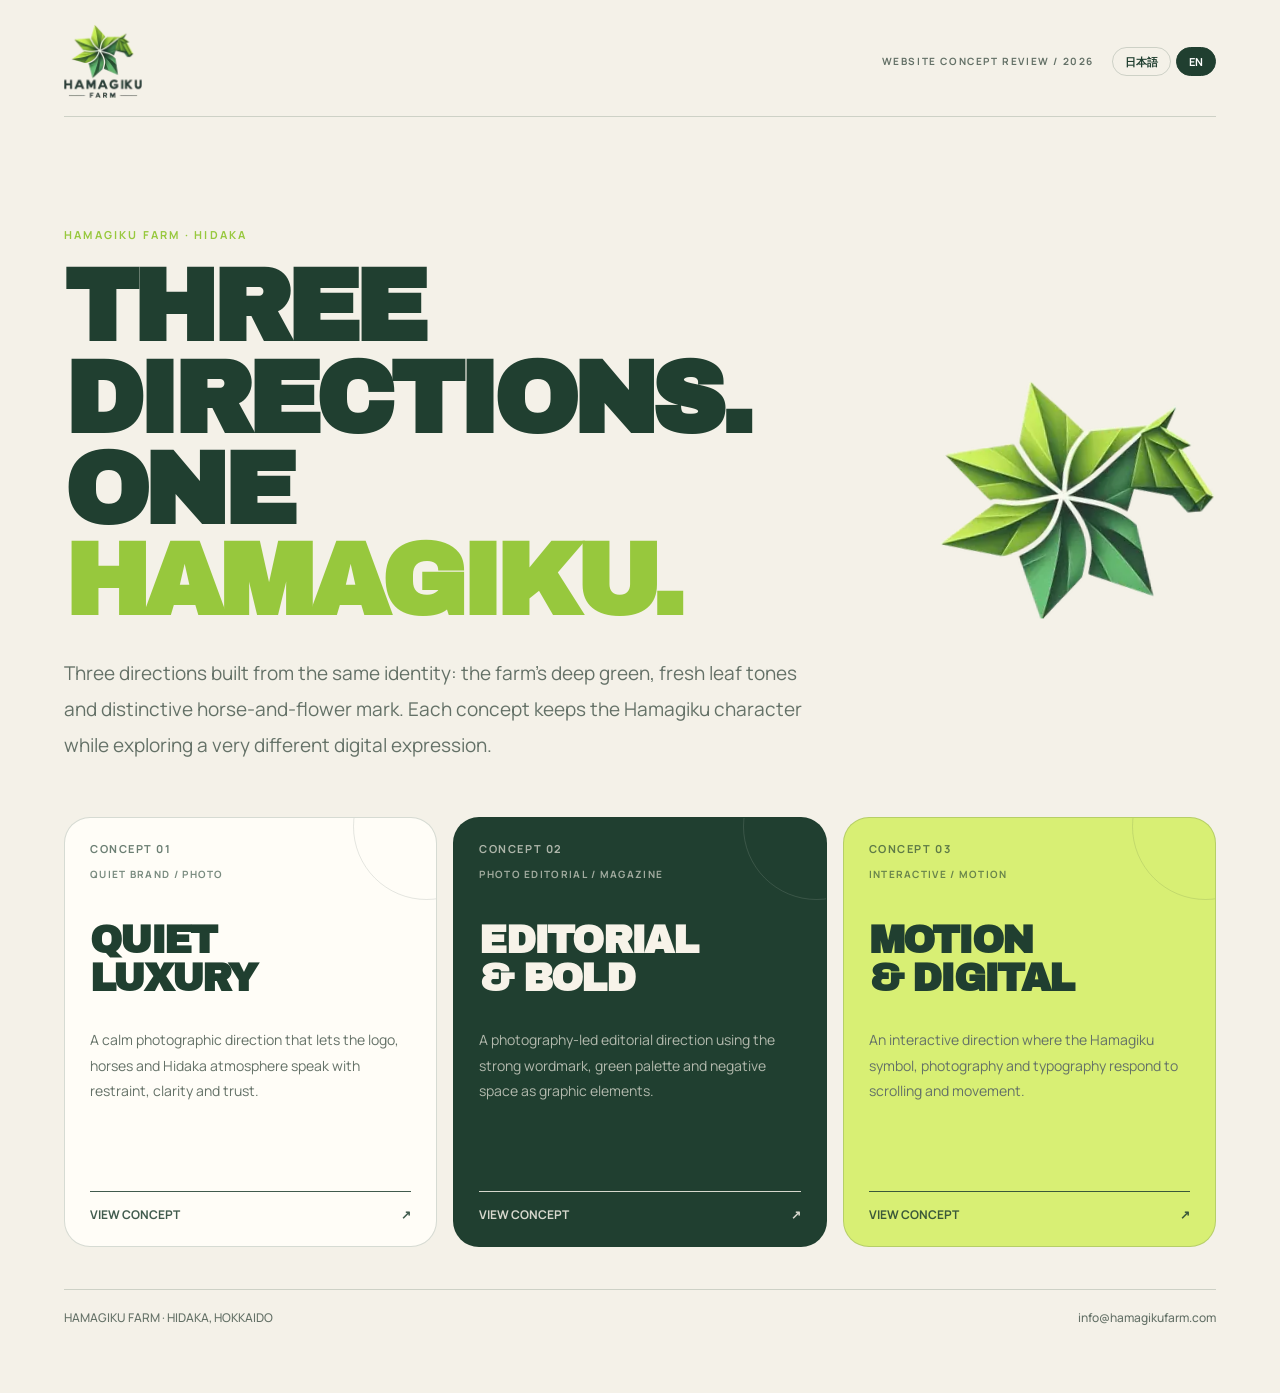
<file: hamagiku-demo/index-en.html>
<!doctype html>
<html lang="en"><head><meta charset="utf-8"><meta name="viewport" content="width=device-width,initial-scale=1,viewport-fit=cover"><title>Hamagiku Farm — Website Concepts</title><link rel="icon" href="assets/hamagiku-symbol.webp?v=4"><meta name="robots" content="noindex,nofollow"><link rel="preconnect" href="https://fonts.googleapis.com"><link rel="preconnect" href="https://fonts.gstatic.com" crossorigin><link href="https://fonts.googleapis.com/css2?family=Archivo+Black&family=Manrope:wght@400;500;600;700&display=swap" rel="stylesheet"><style>
:root{--forest:#203f30;--leaf:#97c83d;--lime:#d8ef74;--cream:#f4f1e8;--paper:#fffdf7;--line:rgba(32,63,48,.18);--muted:#647167;--display:"Archivo Black",sans-serif;--body:"Manrope",Arial,sans-serif}*{box-sizing:border-box}html,body{margin:0;background:var(--cream);color:var(--forest);font-family:var(--body)}body{min-height:100vh}.wrap{max-width:1340px;margin:auto;padding:24px clamp(18px,5vw,70px) 64px}.top{display:flex;justify-content:space-between;gap:20px;align-items:center;border-bottom:1px solid var(--line);padding-bottom:18px}.brand-logo{width:118px;height:74px;object-fit:contain;object-position:left center}.top-right{display:flex;align-items:center;gap:18px}.tag{font:700 10px/1.3 var(--body);letter-spacing:.16em;color:var(--muted)}.lang{display:flex;gap:5px}.lang a{border:1px solid var(--line);color:var(--forest);border-radius:999px;padding:8px 12px;font:700 11px/1 var(--body);text-decoration:none}.lang a.on{background:var(--forest);color:#fff;border-color:var(--forest)}.hero{display:grid;grid-template-columns:minmax(0,1fr) 280px;gap:clamp(28px,7vw,110px);align-items:center;padding:clamp(54px,9vw,110px) 0 54px}.eyebrow{font:700 11px/1.4 var(--body);letter-spacing:.2em;color:var(--leaf);margin-bottom:20px}.hero h1{font-family:var(--display);font-size:clamp(52px,8vw,112px);line-height:.89;letter-spacing:-.055em;margin:0;max-width:980px}.hero h1 em{font-style:normal;color:var(--leaf)}.lead{max-width:760px;font-size:clamp(15px,1.7vw,19px);line-height:1.9;color:var(--muted);margin:28px 0 0}.symbol{width:100%;aspect-ratio:1;object-fit:contain;filter:saturate(.95);transform:rotate(-5deg)}.grid{display:grid;grid-template-columns:repeat(3,1fr);gap:16px}.card{display:flex;flex-direction:column;min-height:430px;border:1px solid var(--line);border-radius:26px;padding:25px;text-decoration:none;color:inherit;position:relative;overflow:hidden;transition:transform .25s ease,box-shadow .25s ease}.card:before{content:"";position:absolute;width:145px;height:145px;border:1px solid currentColor;border-radius:50%;right:-64px;top:-65px;opacity:.12}.card:hover{transform:translateY(-6px);box-shadow:0 22px 48px rgba(32,63,48,.13)}.num{font:700 11px/1 var(--body);letter-spacing:.14em;opacity:.66}.type{margin-top:14px;font:700 10px/1.2 var(--body);letter-spacing:.13em;opacity:.6}.card h2{font-family:var(--display);font-size:clamp(29px,3vw,44px);line-height:.98;letter-spacing:-.045em;margin:42px 0 16px}.card p{line-height:1.8;color:var(--muted);font-size:14px;max-width:32em}.open{margin-top:auto;border-top:1px solid currentColor;padding-top:17px;display:flex;justify-content:space-between;font:700 12px/1 var(--body);opacity:.85}.a{background:var(--paper)}.b{background:var(--forest);color:#f7f3e9}.b p{color:rgba(247,243,233,.68)}.c{background:var(--lime)}.foot{margin-top:42px;padding-top:18px;border-top:1px solid var(--line);font:500 12px/1.7 var(--body);color:var(--muted);display:flex;justify-content:space-between;gap:20px;flex-wrap:wrap}@media(max-width:800px){.wrap{padding-top:18px}.top{align-items:flex-start}.brand-logo{width:94px;height:62px}.top-right{align-items:flex-end;flex-direction:column;gap:9px}.tag{display:none}.hero{grid-template-columns:1fr;padding-top:52px}.symbol{display:none}.hero h1{font-size:clamp(50px,15vw,78px);line-height:.94}.grid{grid-template-columns:1fr}.card{min-height:325px}}
</style></head><body><main class="wrap"><div class="top"><img class="brand-logo" src="assets/hamagiku-logo.svg?v=4" alt="Hamagiku Farm"><div class="top-right"><div class="tag">WEBSITE CONCEPT REVIEW / 2026</div><div class="lang"><a href="index.html">日本語</a><a class="on" href="index-en.html">EN</a></div></div></div><section class="hero"><div><div class="eyebrow">HAMAGIKU FARM · HIDAKA</div><h1>THREE DIRECTIONS.<br>ONE <em>HAMAGIKU.</em></h1><p class="lead">Three directions built from the same identity: the farm's deep green, fresh leaf tones and distinctive horse-and-flower mark. Each concept keeps the Hamagiku character while exploring a very different digital expression.</p></div><img class="symbol" src="assets/hamagiku-symbol.webp?v=4" alt="Hamagiku Farm symbol"></section><section class="grid"><a class="card a" href="concept-a/index.html?lang=en"><span class="num">CONCEPT 01</span><span class="type">QUIET BRAND / PHOTO</span><h2>QUIET<br>LUXURY</h2><p>A calm photographic direction that lets the logo, horses and Hidaka atmosphere speak with restraint, clarity and trust.</p><div class="open"><span>VIEW CONCEPT</span><span>↗</span></div></a><a class="card b" href="concept-b/index.html?lang=en"><span class="num">CONCEPT 02</span><span class="type">PHOTO EDITORIAL / MAGAZINE</span><h2>EDITORIAL<br>& BOLD</h2><p>A photography-led editorial direction using the strong wordmark, green palette and negative space as graphic elements.</p><div class="open"><span>VIEW CONCEPT</span><span>↗</span></div></a><a class="card c" href="concept-c/index.html?lang=en"><span class="num">CONCEPT 03</span><span class="type">INTERACTIVE / MOTION</span><h2>MOTION<br>& DIGITAL</h2><p>An interactive direction where the Hamagiku symbol, photography and typography respond to scrolling and movement.</p><div class="open"><span>VIEW CONCEPT</span><span>↗</span></div></a></section><div class="foot"><span>HAMAGIKU FARM · HIDAKA, HOKKAIDO</span><span>info@hamagikufarm.com</span></div></main><script>document.querySelectorAll('img').forEach(img=>img.addEventListener('error',()=>{if(img.dataset.fb)return;img.dataset.fb='1';img.src='assets/hamagiku-symbol.webp?v=4';img.style.objectFit='contain';img.style.background='#fffdf7';img.style.padding='8px';img.style.transform='none';img.style.filter='none'}));</script></body></html>
</file>
<file: style.css>
:root {
    --bg-base: #f7f6f4;
    --bg-header: #232f3e;
    --text-header: #f3f4f6;
    
    --card-bg: #fffdf9;
    --text-primary: #3d3d3d;
    --text-secondary: #6b6b6b;

    --accent-color: #5c7a5e;
    
    /* Buttons */
    --btn-primary-bg: #6b5344;
    --btn-primary-border: #6b5344;
    --btn-primary-text: #fffdf9;

    --shadow-sm: 0 1px 3px rgba(0, 0, 0, 0.05);
    --shadow-card: 0 4px 6px -1px rgba(107, 83, 68, 0.1);

    --radius: 8px;

    /* Status Colors */
    --status-prod-bg: #dcfce7;
    --status-prod-text: #166534;

    --status-exp-bg: #ffedd5;
    --status-exp-text: #9a3412;

    --status-proto-bg: #e0e7ff;
    --status-proto-text: #3730a3;
}

* {
    box-sizing: border-box;
    margin: 0;
    padding: 0;
}

body {
    font-family: 'Noto Sans JP', 'Inter', "Amazon Ember", Arial, sans-serif;
    background-color: var(--bg-base);
    color: var(--text-primary);
    line-height: 1.5;
    min-height: 100vh;
}

/* Header - E-commerce Style */
.hub-header {
    background-color: var(--bg-header);
    color: var(--text-header);
    padding: 12px 24px;
    display: flex;
    align-items: center;
    justify-content: space-between;
    box-shadow: 0 2px 5px rgba(0, 0, 0, 0.2);
}

.header-left {
    display: flex;
    align-items: center;
    gap: 20px;
}

.logo {
    font-size: 1.5rem;
    font-weight: 800;
    letter-spacing: -0.05em;
    color: #ffffff;
}

.logo span {
    color: #ff9900;
}

/* Fake Search Bar */
.search-bar {
    flex-grow: 1;
    max-width: 600px;
    margin: 0 20px;
    display: flex;
}

.search-input {
    width: 100%;
    padding: 10px;
    border-radius: 4px 0 0 4px;
    border: none;
    outline: none;
}

.search-btn {
    background-color: #febd69;
    border: none;
    padding: 10px 16px;
    border-radius: 0 4px 4px 0;
    cursor: pointer;
}

.search-btn:hover {
    background-color: #f3a847;
}

.lang-switch {
    display: flex;
    gap: 10px;
}

.lang-btn {
    background: rgba(255, 255, 255, 0.12);
    border: 1px solid rgba(255, 255, 255, 0.4);
    color: #ffffff;
    padding: 6px 12px;
    border-radius: 999px;
    cursor: pointer;
    font-size: 0.8rem;
    font-weight: bold;
    letter-spacing: 0.05em;
}

.lang-btn.active {
    background: #f3a847;
    border-color: #f3a847;
    color: #232f3e;
}

/* Main Content */
.container {
    max-width: 1400px;
    margin: 0 auto;
    padding: 20px;
}

.hero-banner {
    background: #fff;
    padding: 20px;
    margin-bottom: 20px;
    border-radius: var(--radius);
    box-shadow: var(--shadow-sm);
    text-align: center;
}

.hero-banner h1 {
    font-size: 1.8rem;
    margin-bottom: 0.5rem;
}

.hero-banner p {
    color: var(--text-secondary);
}

/* Grid */
.grid {
    display: grid;
    grid-template-columns: repeat(auto-fill, minmax(280px, 1fr));
    gap: 20px;
    margin-bottom: 40px;
}

/* Card - Product Style */
.card {
    background: var(--card-bg);
    border: 1px solid #e5e7eb;
    border-radius: var(--radius);
    display: flex;
    flex-direction: column;
    overflow: hidden;
    transition: box-shadow 0.2s;
    height: 100%;
}

.card:hover {
    box-shadow: var(--shadow-card);
}

.card-content {
    padding: 20px;
    display: flex;
    flex-direction: column;
    flex-grow: 1;
}

.card-status {
    align-self: flex-start;
    font-size: 0.7rem;
    padding: 2px 8px;
    border-radius: 4px;
    font-weight: 700;
    margin-bottom: 8px;
    text-transform: uppercase;
}

.status-prod {
    background: var(--status-prod-bg);
    color: var(--status-prod-text);
}

.status-exp {
    background: var(--status-exp-bg);
    color: var(--status-exp-text);
}

.status-proto {
    background: var(--status-proto-bg);
    color: var(--status-proto-text);
}

.card h2 {
    font-size: 1.2rem;
    font-weight: 700;
    margin-bottom: 8px;
    color: #007185;
    /* Link color ish */
    line-height: 1.3;
}

.card h2:hover {
    text-decoration: underline;
    color: #C7511F;
    cursor: pointer;
}

.card p {
    color: var(--text-primary);
    font-size: 0.95rem;
    margin-bottom: 16px;
    flex-grow: 1;
    display: -webkit-box;
    -webkit-line-clamp: 3;
    -webkit-box-orient: vertical;
    overflow: hidden;
}

.tags {
    display: flex;
    flex-wrap: wrap;
    gap: 6px;
    margin-bottom: 16px;
}

.tags span {
    background: #f3f4f6;
    color: var(--text-secondary);
    font-size: 0.75rem;
    padding: 2px 6px;
    border-radius: 4px;
    border: 1px solid #d1d5db;
}

/* Price/Action Area */
.card-action {
    padding: 16px 20px;
    background: #fbfbfb;
    border-top: 1px solid #e5e7eb;
}

.btn {
    display: block;
    width: 100%;
    background-color: var(--btn-primary-bg);
    border: 1px solid var(--btn-primary-border);
    color: var(--btn-primary-text);
    text-align: center;
    padding: 8px;
    border-radius: 20px;
    font-size: 0.9rem;
    font-weight: 600;
    text-decoration: none;
    box-shadow: 0 2px 5px rgba(213, 217, 217, 0.5);
    cursor: pointer;
}

.btn:hover {
    background-color: #f7ca00;
}

/* Footer */
.hub-footer {
    background: #232f3e;
    color: #dddddd;
    padding: 40px 20px;
    text-align: center;
    font-size: 0.9rem;
}

.disclaimer {
    background: rgba(255, 255, 255, 0.1);
    padding: 10px;
    border-radius: 4px;
    display: inline-block;
    margin-bottom: 20px;
}

.disclaimer h3 {
    color: #ffa726;
    font-size: 1rem;
    margin-bottom: 4px;
}

.disclaimer p {
    font-size: 0.85rem;
}

/* Responsive */
@media (max-width: 768px) {
    .search-bar {
        display: none;
    }

    .header-left {
        flex-grow: 1;
    }

    .hub-header {
        padding: 10px 16px;
    }

    .grid {
        grid-template-columns: 1fr;
    }
}
</file>
